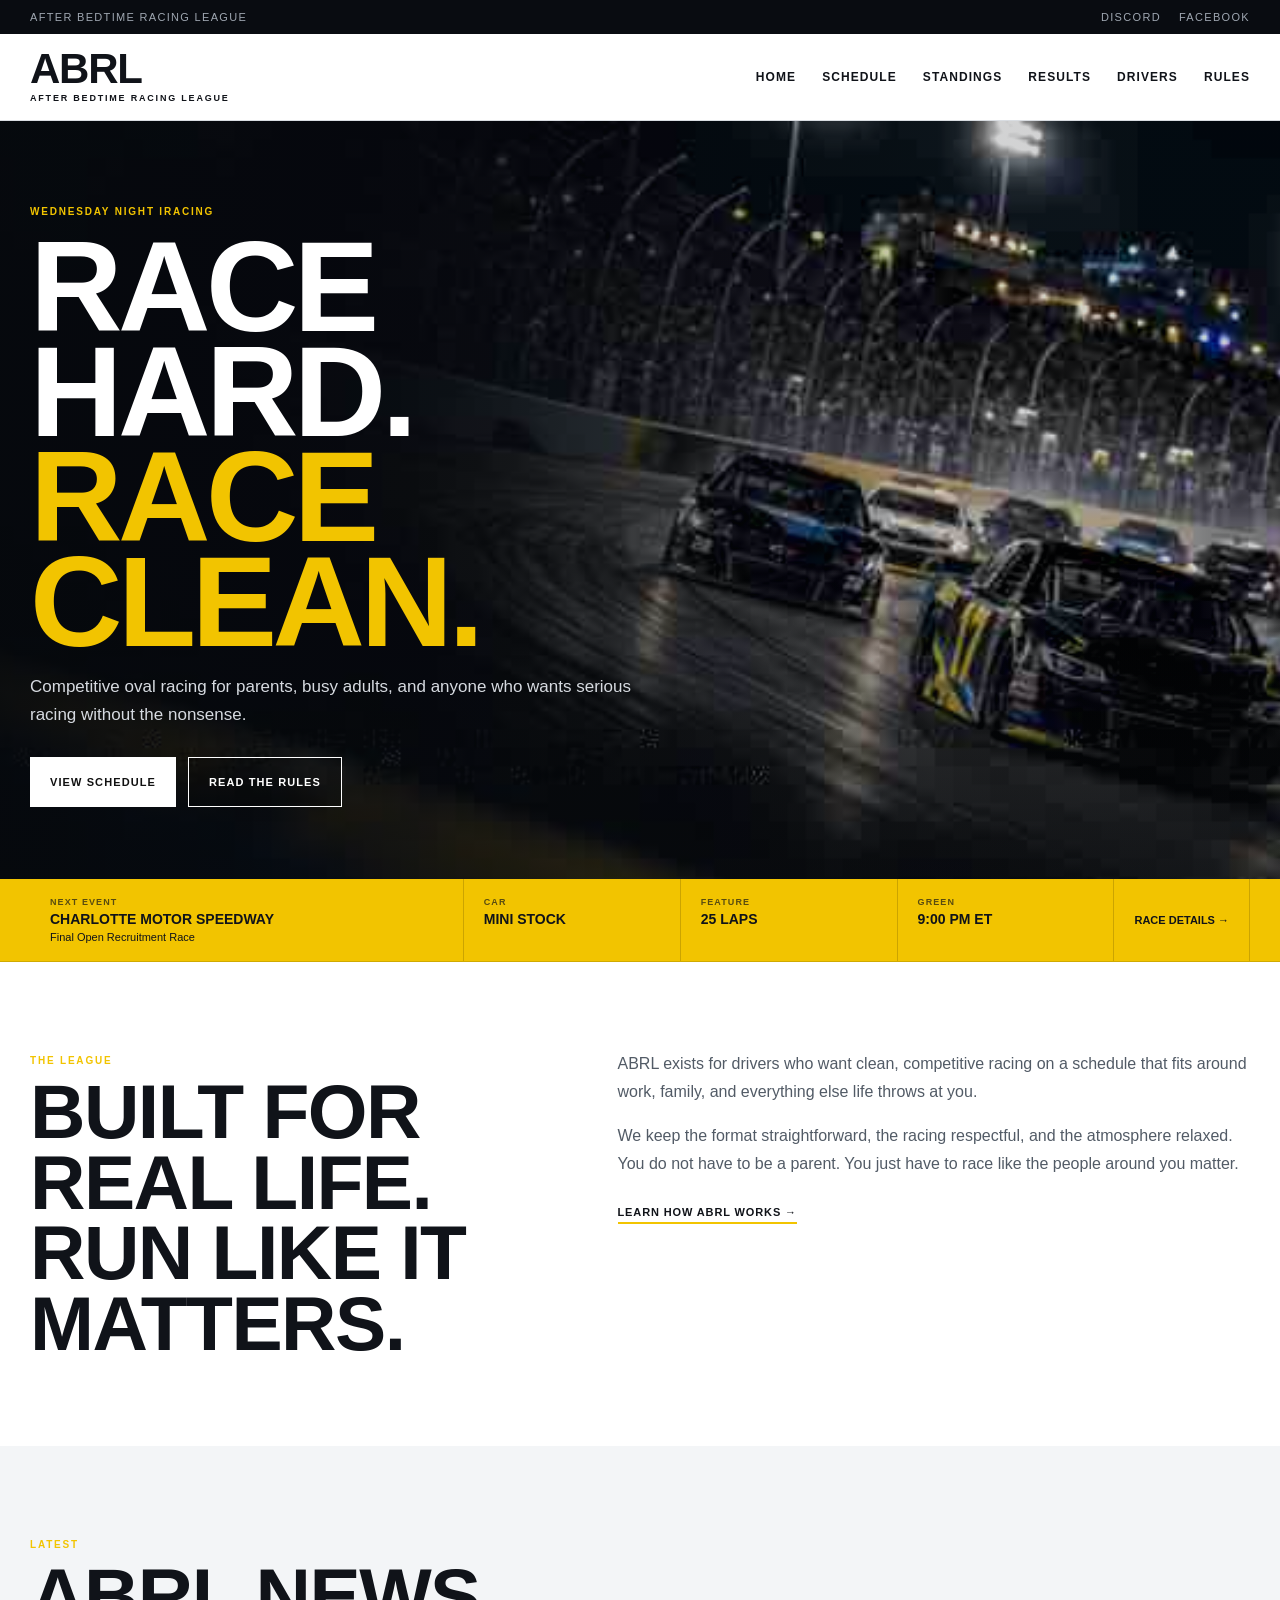
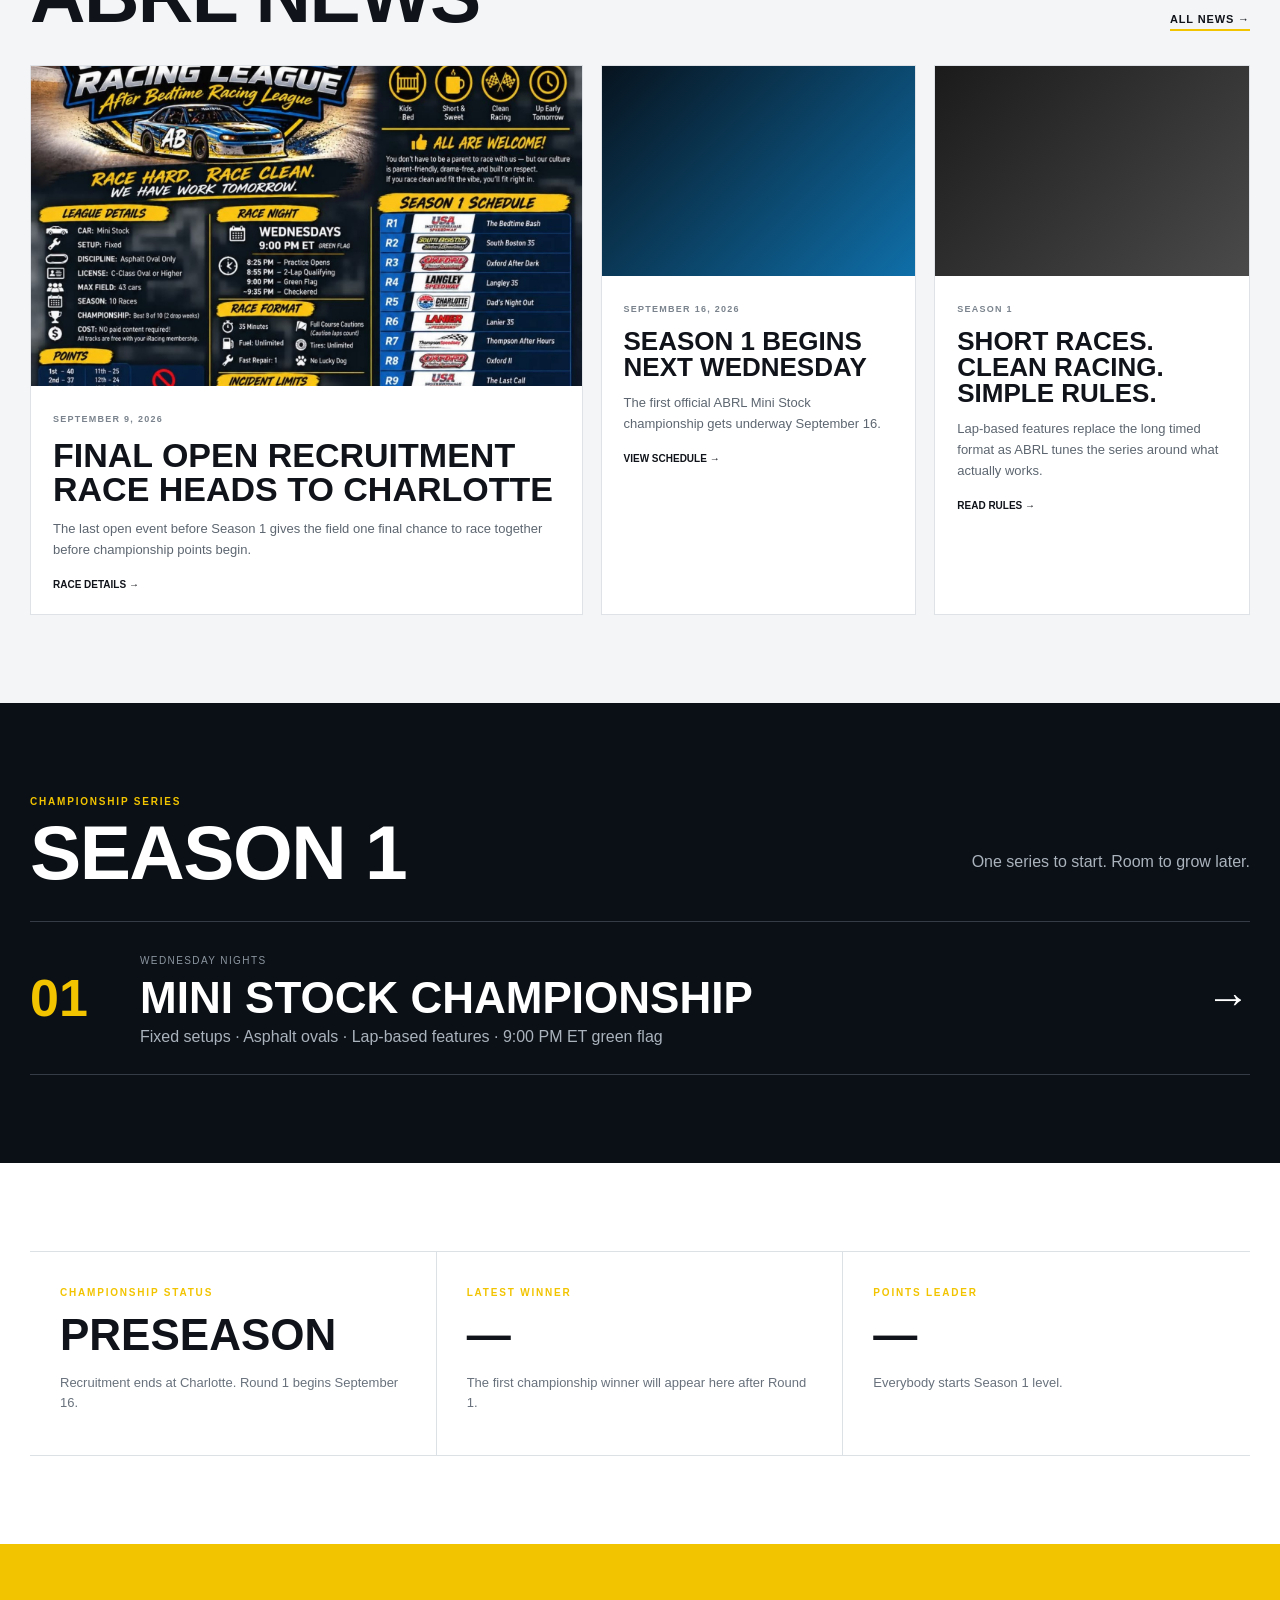
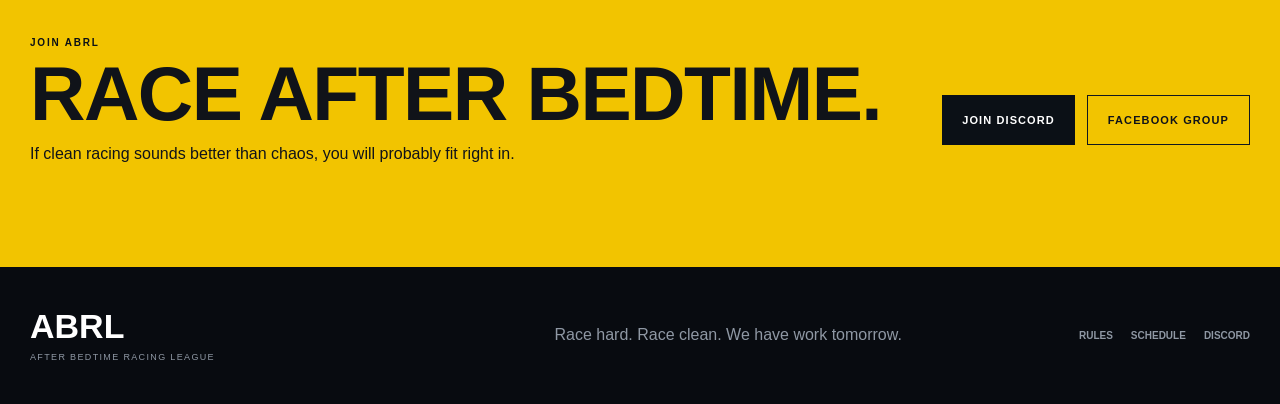
<file: index.html>
<!doctype html>
<html lang="en">
<head>
<meta charset="utf-8">
<meta name="viewport" content="width=device-width,initial-scale=1">
<meta name="theme-color" content="#0a0d12">
<title>ABRL — After Bedtime Racing League</title>
<link rel="stylesheet" href="css/racing.css">
</head>
<body>
<header class="site-header">
  <div class="topbar">
    <div class="shell topbar-inner">
      <span>AFTER BEDTIME RACING LEAGUE</span>
      <div class="top-links"><a href="https://discord.gg/8dRGDX4Tr" target="_blank">Discord</a><a href="https://www.facebook.com/groups/afterbedtimeracingleague" target="_blank">Facebook</a></div>
    </div>
  </div>
  <div class="nav-wrap">
    <div class="shell nav-inner">
      <a class="logo" href="index.html" aria-label="ABRL home"><b>ABRL</b><small>After Bedtime Racing League</small></a>
      <button class="menu-btn" aria-label="Open menu">Menu</button>
      <nav class="main-nav">
        <a href="index.html">Home</a>
        <a href="schedule.html">Schedule</a>
        <a href="standings.html">Standings</a>
        <a href="results.html">Results</a>
        <a href="drivers.html">Drivers</a>
        <a href="rules.html">Rules</a>
      </nav>
    </div>
  </div>
</header>

<main>
  <section class="hero">
    <div class="hero-image"></div>
    <div class="hero-overlay"></div>
    <div class="shell hero-content">
      <div class="hero-copy">
        <span class="eyebrow">Wednesday Night iRacing</span>
        <h1>Race hard.<br><em>Race clean.</em></h1>
        <p>Competitive oval racing for parents, busy adults, and anyone who wants serious racing without the nonsense.</p>
        <div class="hero-actions"><a class="btn light" href="schedule.html">View Schedule</a><a class="btn ghost" href="rules.html">Read the Rules</a></div>
      </div>
    </div>
  </section>

  <section class="race-strip">
    <div class="shell race-strip-grid">
      <div class="race-title"><span>Next Event</span><strong>Charlotte Motor Speedway</strong><small>Final Open Recruitment Race</small></div>
      <div class="race-stat"><span>Car</span><strong>Mini Stock</strong></div>
      <div class="race-stat"><span>Feature</span><strong>25 Laps</strong></div>
      <div class="race-stat"><span>Green</span><strong>9:00 PM ET</strong></div>
      <a class="race-link" href="schedule.html">Race Details →</a>
    </div>
  </section>

  <section class="intro section-pad">
    <div class="shell intro-grid">
      <div><span class="section-label">The League</span><h2>Built for real life.<br>Run like it matters.</h2></div>
      <div class="intro-copy"><p>ABRL exists for drivers who want clean, competitive racing on a schedule that fits around work, family, and everything else life throws at you.</p><p>We keep the format straightforward, the racing respectful, and the atmosphere relaxed. You do not have to be a parent. You just have to race like the people around you matter.</p><a class="text-link" href="rules.html">Learn how ABRL works →</a></div>
    </div>
  </section>

  <section class="news section-pad alt">
    <div class="shell">
      <div class="section-heading"><div><span class="section-label">Latest</span><h2>ABRL News</h2></div><a class="text-link" href="#">All News →</a></div>
      <div class="news-grid">
        <article class="news-card featured"><div class="news-image poster"></div><div class="news-body"><span class="date">September 9, 2026</span><h3>Final Open Recruitment Race heads to Charlotte</h3><p>The last open event before Season 1 gives the field one final chance to race together before championship points begin.</p><a href="schedule.html">Race details →</a></div></article>
        <article class="news-card"><div class="news-image season"></div><div class="news-body"><span class="date">September 16, 2026</span><h3>Season 1 begins next Wednesday</h3><p>The first official ABRL Mini Stock championship gets underway September 16.</p><a href="schedule.html">View schedule →</a></div></article>
        <article class="news-card"><div class="news-image rules"></div><div class="news-body"><span class="date">Season 1</span><h3>Short races. Clean racing. Simple rules.</h3><p>Lap-based features replace the long timed format as ABRL tunes the series around what actually works.</p><a href="rules.html">Read rules →</a></div></article>
      </div>
    </div>
  </section>

  <section class="championship section-pad">
    <div class="shell">
      <div class="section-heading inverse"><div><span class="section-label">Championship Series</span><h2>Season 1</h2></div><p>One series to start. Room to grow later.</p></div>
      <a class="series-card" href="schedule.html">
        <div class="series-number">01</div>
        <div class="series-main"><span>Wednesday Nights</span><h3>Mini Stock Championship</h3><p>Fixed setups · Asphalt ovals · Lap-based features · 9:00 PM ET green flag</p></div>
        <div class="series-arrow">→</div>
      </a>
    </div>
  </section>

  <section class="season-status section-pad">
    <div class="shell status-grid">
      <div class="status-block"><span class="section-label">Championship Status</span><strong>Preseason</strong><p>Recruitment ends at Charlotte. Round 1 begins September 16.</p></div>
      <div class="status-block"><span class="section-label">Latest Winner</span><strong>—</strong><p>The first championship winner will appear here after Round 1.</p></div>
      <div class="status-block"><span class="section-label">Points Leader</span><strong>—</strong><p>Everybody starts Season 1 level.</p></div>
    </div>
  </section>

  <section class="join section-pad">
    <div class="shell join-grid">
      <div><span class="section-label">Join ABRL</span><h2>Race after bedtime.</h2><p>If clean racing sounds better than chaos, you will probably fit right in.</p></div>
      <div class="join-actions"><a class="btn dark" href="https://discord.gg/8dRGDX4Tr" target="_blank">Join Discord</a><a class="btn outline-dark" href="https://www.facebook.com/groups/afterbedtimeracingleague" target="_blank">Facebook Group</a></div>
    </div>
  </section>
</main>

<footer>
  <div class="shell footer-grid"><div class="footer-logo"><b>ABRL</b><span>After Bedtime Racing League</span></div><div>Race hard. Race clean. We have work tomorrow.</div><div class="footer-links"><a href="rules.html">Rules</a><a href="schedule.html">Schedule</a><a href="https://discord.gg/8dRGDX4Tr" target="_blank">Discord</a></div></div>
</footer>

<script>
const btn=document.querySelector('.menu-btn');const nav=document.querySelector('.main-nav');btn?.addEventListener('click',()=>nav.classList.toggle('open'));
</script>
</body>
</html>
</file>
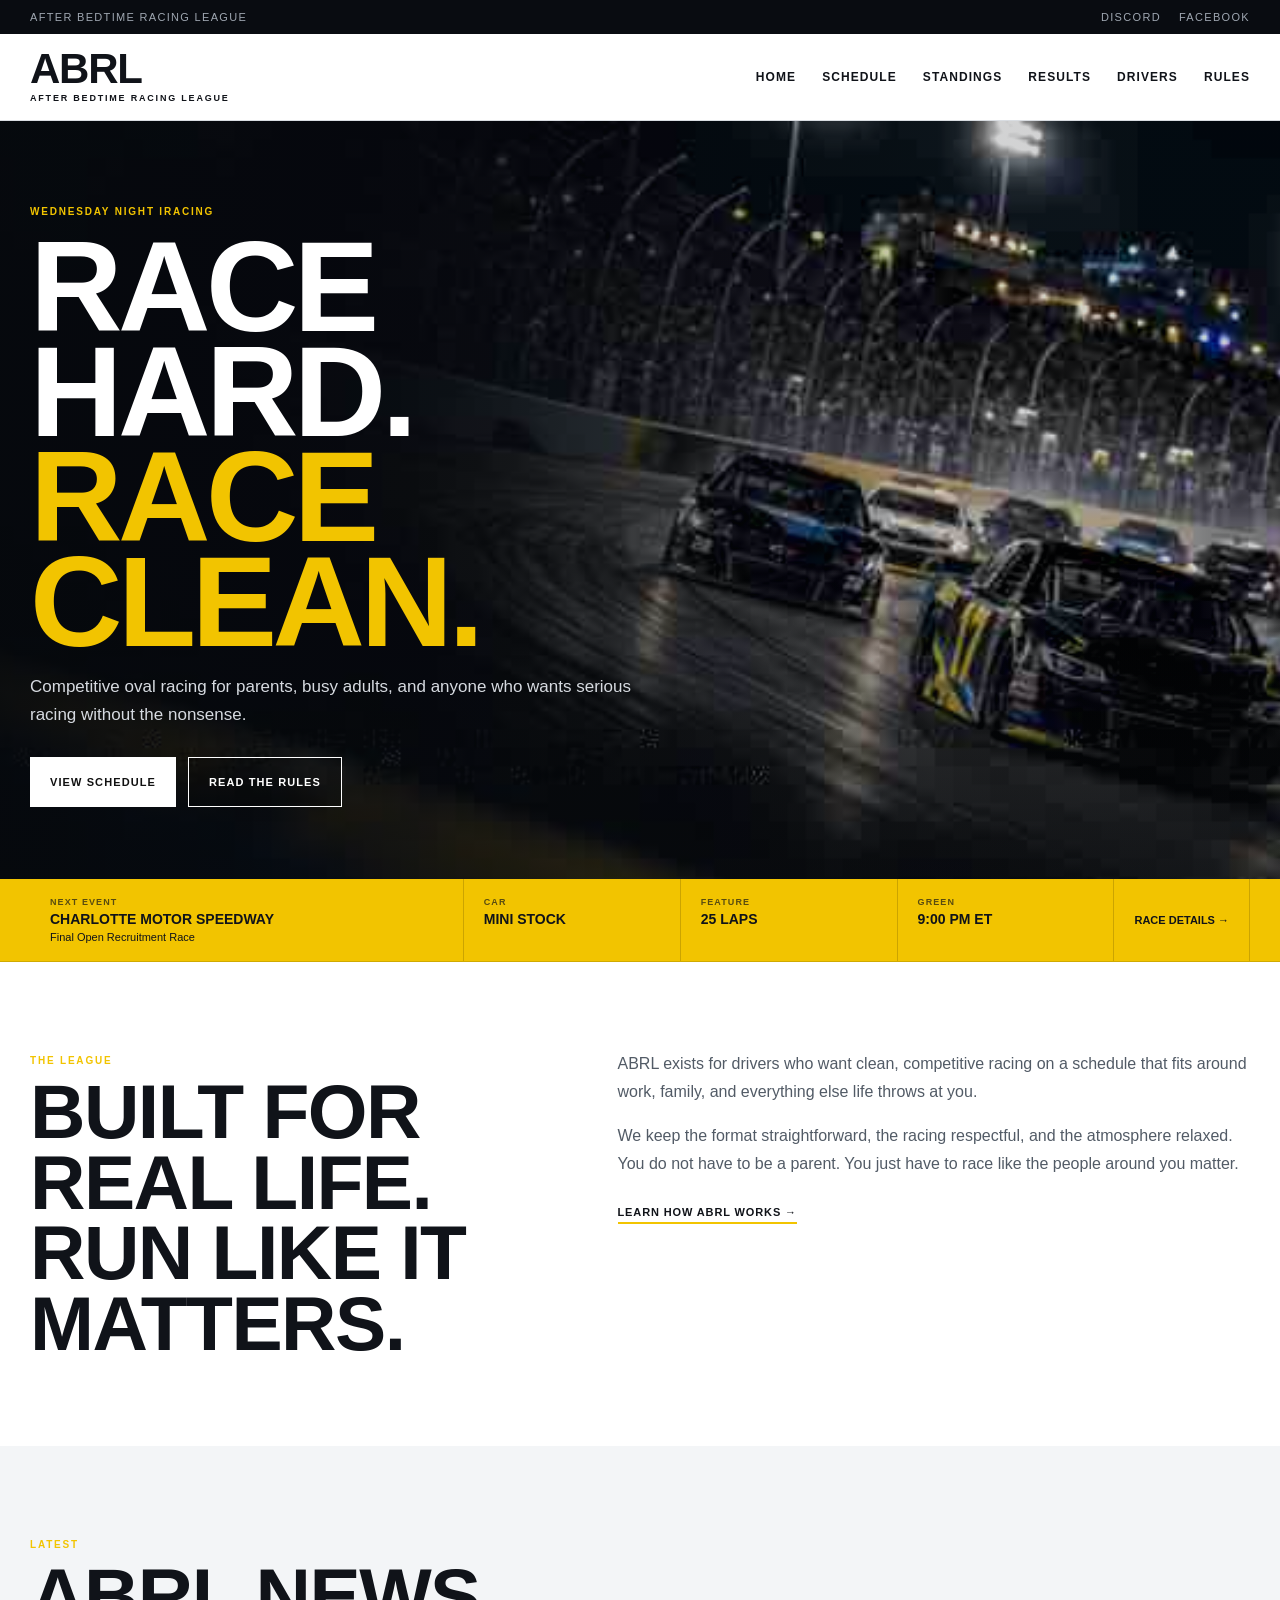
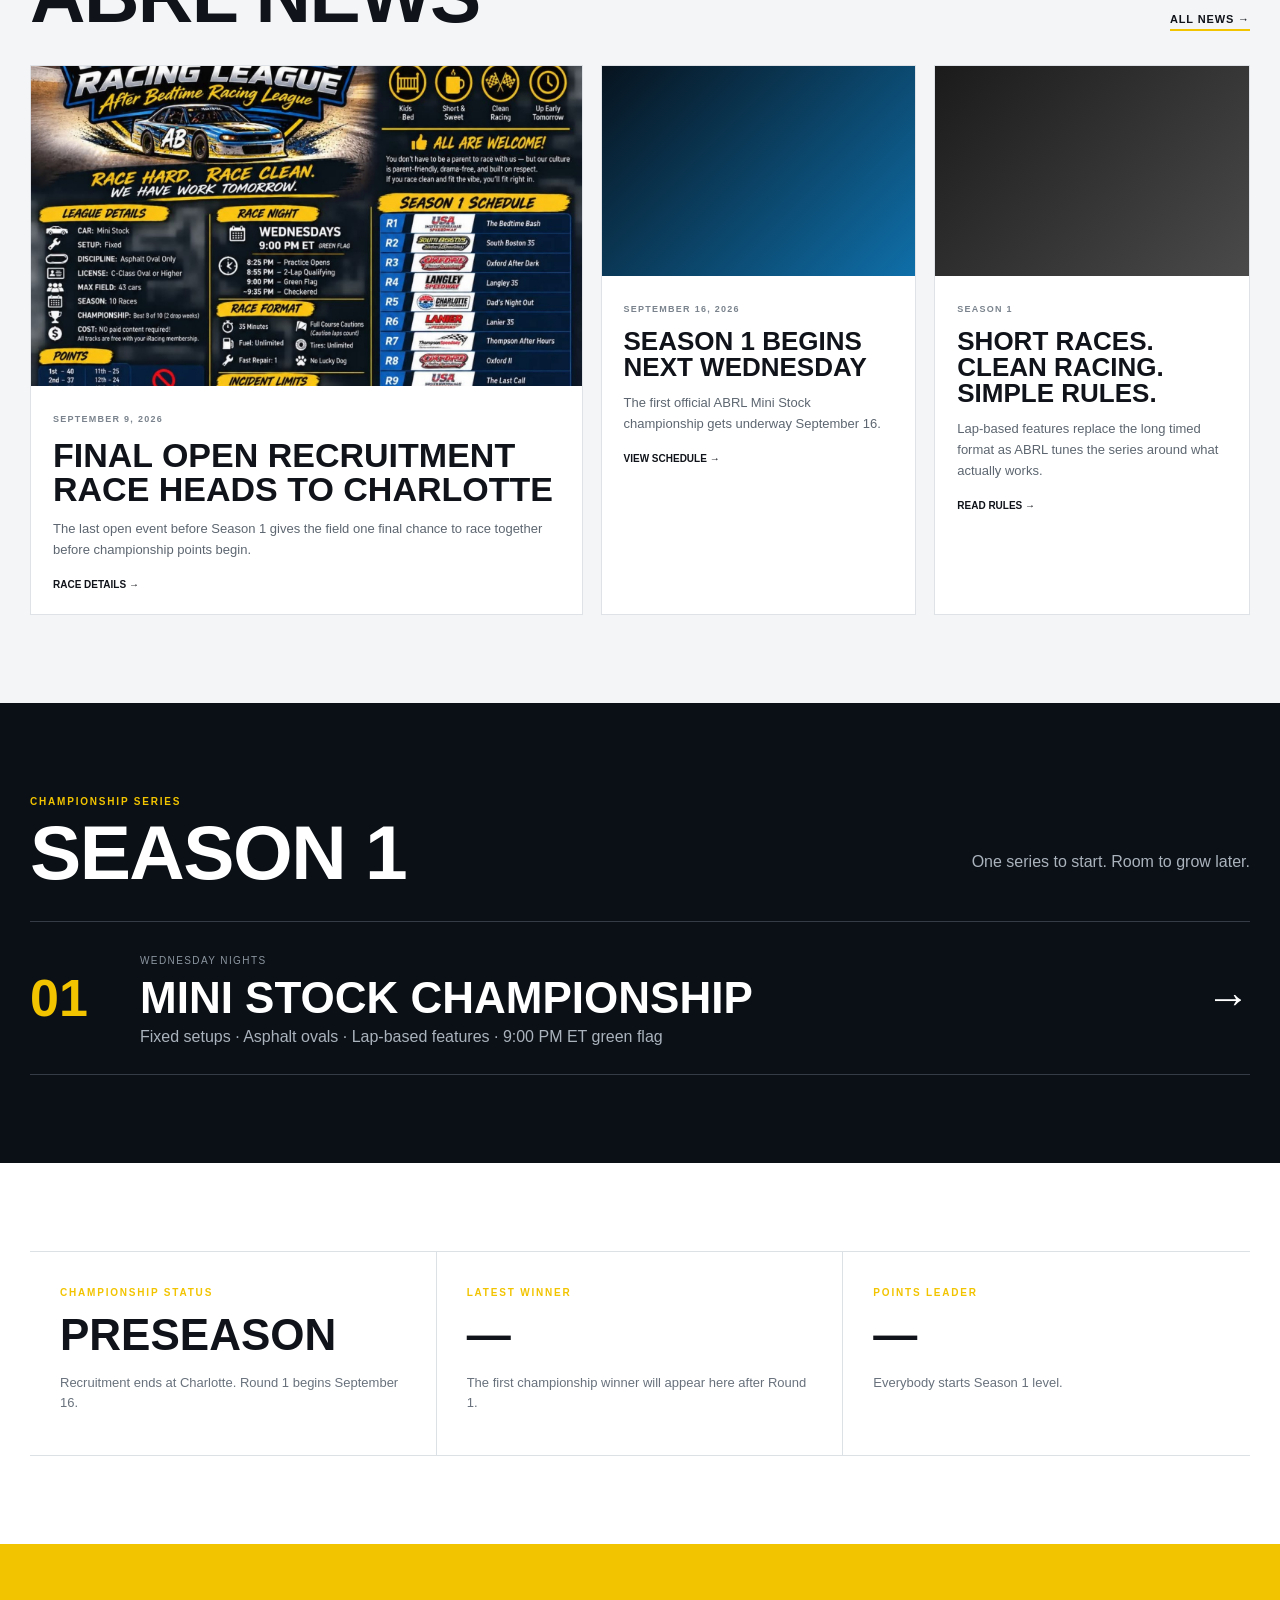
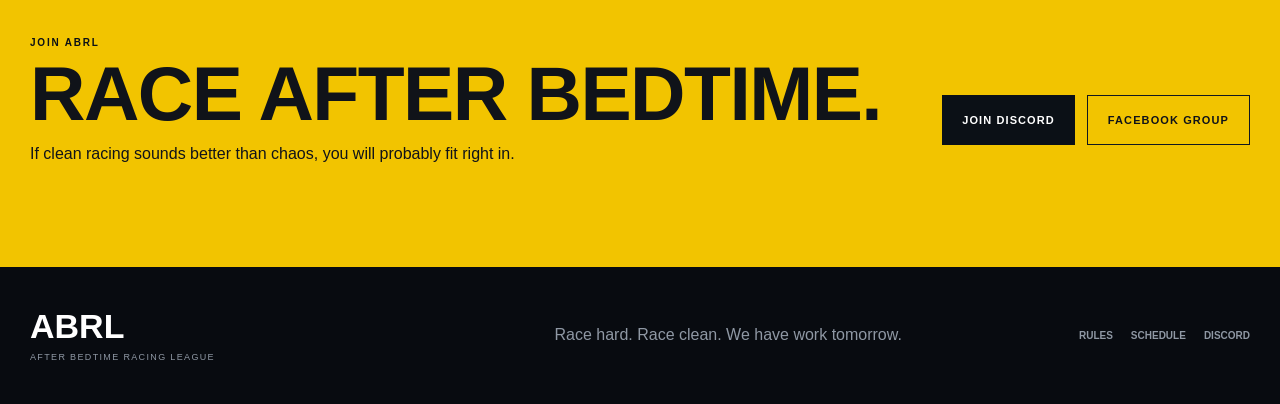
<file: phase1-preview/index.html>
<!doctype html>
<html lang="en">
<head>
<meta charset="utf-8">
<meta name="viewport" content="width=device-width,initial-scale=1">
<meta name="theme-color" content="#0a0d12">
<title>ABRL — After Bedtime Racing League</title>
<link rel="stylesheet" href="phase1.css">
</head>
<body>
<header class="site-header">
  <div class="topbar">
    <div class="shell topbar-inner">
      <span>AFTER BEDTIME RACING LEAGUE</span>
      <div class="top-links"><a href="https://discord.gg/8dRGDX4Tr" target="_blank">Discord</a><a href="https://www.facebook.com/groups/afterbedtimeracingleague" target="_blank">Facebook</a></div>
    </div>
  </div>
  <div class="nav-wrap">
    <div class="shell nav-inner">
      <a class="logo" href="../index.html" aria-label="ABRL home"><b>ABRL</b><small>After Bedtime Racing League</small></a>
      <button class="menu-btn" aria-label="Open menu">Menu</button>
      <nav class="main-nav">
        <a href="../index.html">Home</a>
        <a href="../schedule.html">Schedule</a>
        <a href="../standings.html">Standings</a>
        <a href="../results.html">Results</a>
        <a href="../drivers.html">Drivers</a>
        <a href="../rules.html">Rules</a>
      </nav>
    </div>
  </div>
</header>

<main>
  <section class="hero">
    <div class="hero-image"></div>
    <div class="hero-overlay"></div>
    <div class="shell hero-content">
      <div class="hero-copy">
        <span class="eyebrow">Wednesday Night iRacing</span>
        <h1>Race hard.<br><em>Race clean.</em></h1>
        <p>Competitive oval racing for parents, busy adults, and anyone who wants serious racing without the nonsense.</p>
        <div class="hero-actions"><a class="btn light" href="../schedule.html">View Schedule</a><a class="btn ghost" href="../rules.html">Read the Rules</a></div>
      </div>
    </div>
  </section>

  <section class="race-strip">
    <div class="shell race-strip-grid">
      <div class="race-title"><span>Next Event</span><strong>Charlotte Motor Speedway</strong><small>Final Open Recruitment Race</small></div>
      <div class="race-stat"><span>Car</span><strong>Mini Stock</strong></div>
      <div class="race-stat"><span>Feature</span><strong>25 Laps</strong></div>
      <div class="race-stat"><span>Green</span><strong>9:00 PM ET</strong></div>
      <a class="race-link" href="../schedule.html">Race Details →</a>
    </div>
  </section>

  <section class="intro section-pad">
    <div class="shell intro-grid">
      <div><span class="section-label">The League</span><h2>Built for real life.<br>Run like it matters.</h2></div>
      <div class="intro-copy"><p>ABRL exists for drivers who want clean, competitive racing on a schedule that fits around work, family, and everything else life throws at you.</p><p>We keep the format straightforward, the racing respectful, and the atmosphere relaxed. You do not have to be a parent. You just have to race like the people around you matter.</p><a class="text-link" href="../rules.html">Learn how ABRL works →</a></div>
    </div>
  </section>

  <section class="news section-pad alt">
    <div class="shell">
      <div class="section-heading"><div><span class="section-label">Latest</span><h2>ABRL News</h2></div><a class="text-link" href="#">All News →</a></div>
      <div class="news-grid">
        <article class="news-card featured"><div class="news-image poster"></div><div class="news-body"><span class="date">September 9, 2026</span><h3>Final Open Recruitment Race heads to Charlotte</h3><p>The last open event before Season 1 gives the field one final chance to race together before championship points begin.</p><a href="../schedule.html">Race details →</a></div></article>
        <article class="news-card"><div class="news-image season"></div><div class="news-body"><span class="date">September 16, 2026</span><h3>Season 1 begins next Wednesday</h3><p>The first official ABRL Mini Stock championship gets underway September 16.</p><a href="../schedule.html">View schedule →</a></div></article>
        <article class="news-card"><div class="news-image rules"></div><div class="news-body"><span class="date">Season 1</span><h3>Short races. Clean racing. Simple rules.</h3><p>Lap-based features replace the long timed format as ABRL tunes the series around what actually works.</p><a href="../rules.html">Read rules →</a></div></article>
      </div>
    </div>
  </section>

  <section class="championship section-pad">
    <div class="shell">
      <div class="section-heading inverse"><div><span class="section-label">Championship Series</span><h2>Season 1</h2></div><p>One series to start. Room to grow later.</p></div>
      <a class="series-card" href="../schedule.html">
        <div class="series-number">01</div>
        <div class="series-main"><span>Wednesday Nights</span><h3>Mini Stock Championship</h3><p>Fixed setups · Asphalt ovals · Lap-based features · 9:00 PM ET green flag</p></div>
        <div class="series-arrow">→</div>
      </a>
    </div>
  </section>

  <section class="season-status section-pad">
    <div class="shell status-grid">
      <div class="status-block"><span class="section-label">Championship Status</span><strong>Preseason</strong><p>Recruitment ends at Charlotte. Round 1 begins September 16.</p></div>
      <div class="status-block"><span class="section-label">Latest Winner</span><strong>—</strong><p>The first championship winner will appear here after Round 1.</p></div>
      <div class="status-block"><span class="section-label">Points Leader</span><strong>—</strong><p>Everybody starts Season 1 level.</p></div>
    </div>
  </section>

  <section class="join section-pad">
    <div class="shell join-grid">
      <div><span class="section-label">Join ABRL</span><h2>Race after bedtime.</h2><p>If clean racing sounds better than chaos, you will probably fit right in.</p></div>
      <div class="join-actions"><a class="btn dark" href="https://discord.gg/8dRGDX4Tr" target="_blank">Join Discord</a><a class="btn outline-dark" href="https://www.facebook.com/groups/afterbedtimeracingleague" target="_blank">Facebook Group</a></div>
    </div>
  </section>
</main>

<footer>
  <div class="shell footer-grid"><div class="footer-logo"><b>ABRL</b><span>After Bedtime Racing League</span></div><div>Race hard. Race clean. We have work tomorrow.</div><div class="footer-links"><a href="../rules.html">Rules</a><a href="../schedule.html">Schedule</a><a href="https://discord.gg/8dRGDX4Tr" target="_blank">Discord</a></div></div>
</footer>

<script>
const btn=document.querySelector('.menu-btn');const nav=document.querySelector('.main-nav');btn?.addEventListener('click',()=>nav.classList.toggle('open'));
</script>
</body>
</html>
</file>
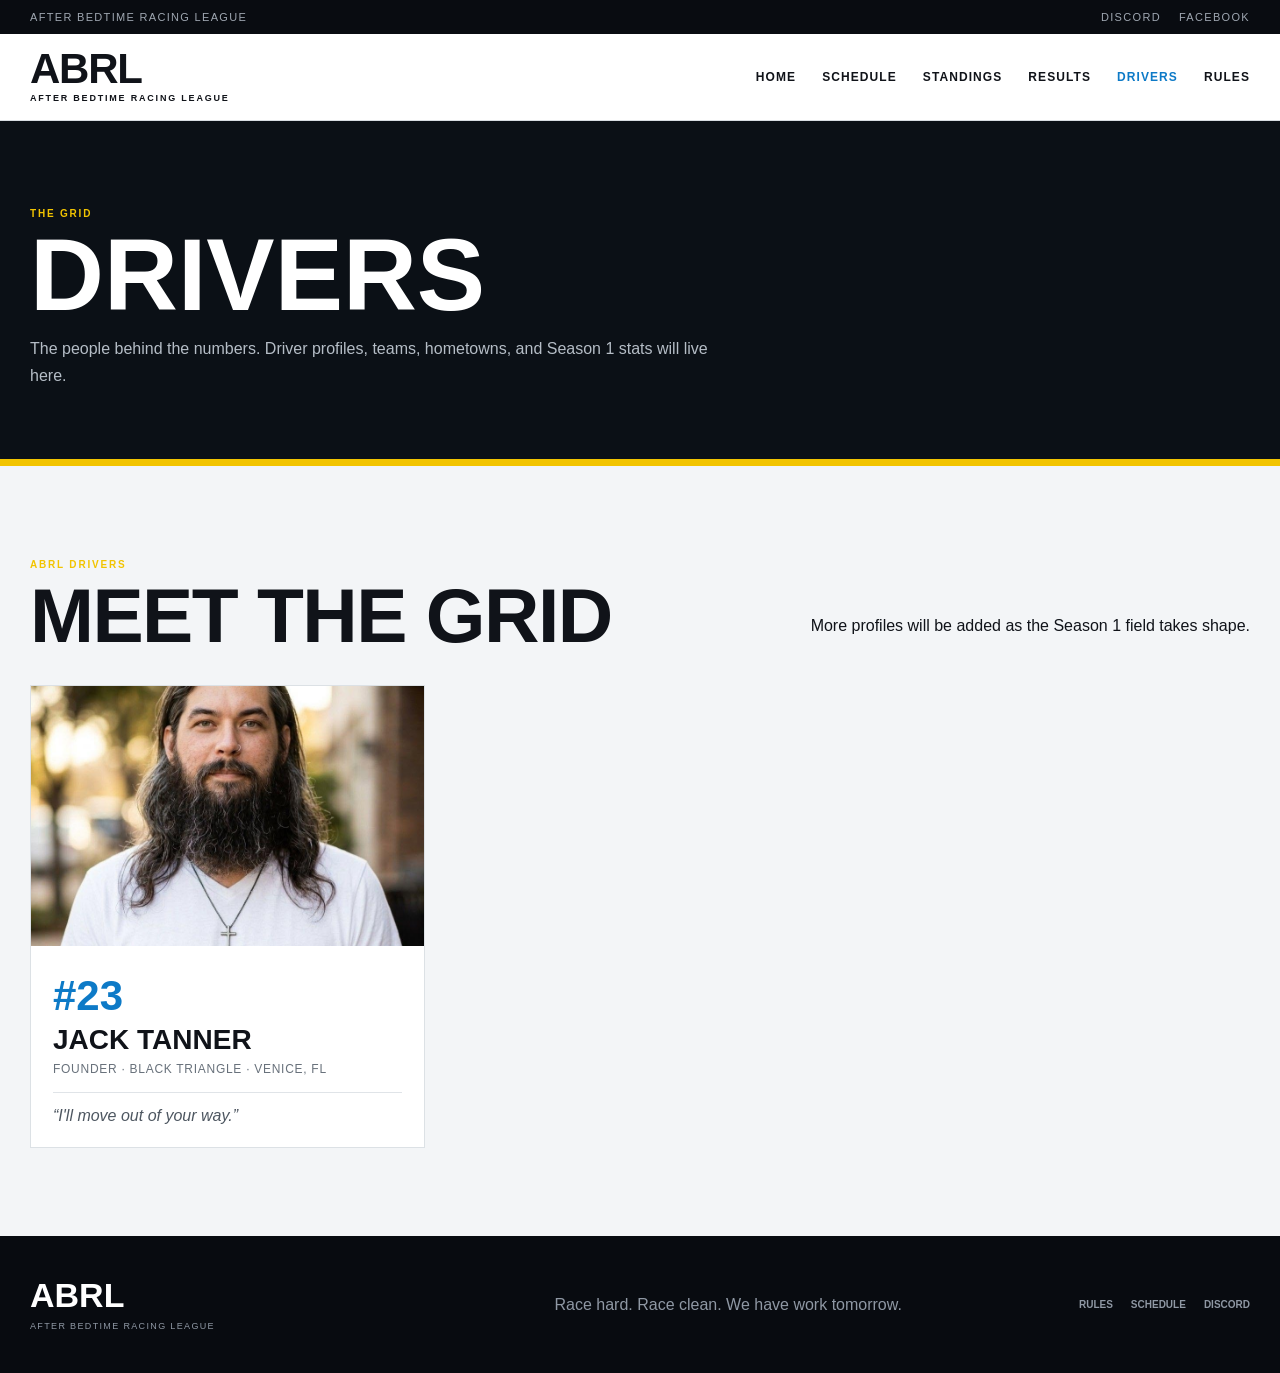
<file: drivers.html>
<!doctype html><html lang="en"><head><meta charset="utf-8"><meta name="viewport" content="width=device-width,initial-scale=1"><meta name="theme-color" content="#0a0d12"><title>Drivers | ABRL</title><link rel="stylesheet" href="css/racing.css"></head><body><header class="site-header"><div class="topbar"><div class="shell topbar-inner"><span>AFTER BEDTIME RACING LEAGUE</span><div class="top-links"><a href="https://discord.gg/8dRGDX4Tr" target="_blank">Discord</a><a href="https://www.facebook.com/groups/afterbedtimeracingleague" target="_blank">Facebook</a></div></div></div><div class="nav-wrap"><div class="shell nav-inner"><a class="logo" href="index.html"><b>ABRL</b><small>After Bedtime Racing League</small></a><button class="menu-btn">Menu</button><nav class="main-nav"><a href="index.html">Home</a><a href="schedule.html">Schedule</a><a href="standings.html">Standings</a><a href="results.html">Results</a><a class="active" href="drivers.html">Drivers</a><a href="rules.html">Rules</a></nav></div></div></header><main><section class="page-banner"><div class="shell"><span class="section-label">The Grid</span><h1>Drivers</h1><p>The people behind the numbers. Driver profiles, teams, hometowns, and Season 1 stats will live here.</p></div></section><section class="section-pad alt"><div class="shell"><div class="section-heading"><div><span class="section-label">ABRL Drivers</span><h2>Meet the Grid</h2></div><p>More profiles will be added as the Season 1 field takes shape.</p></div><div class="drivers-grid"><article class="driver-card-new"><img src="assets/jack-tanner.jpg" alt="Jack Tanner"><div class="driver-card-body"><div class="driver-number">#23</div><h3>Jack Tanner</h3><div class="driver-meta">Founder · Black Triangle · Venice, FL</div><div class="driver-quote">“I'll move out of your way.”</div></div></article></div></div></section></main><footer><div class="shell footer-grid"><div class="footer-logo"><b>ABRL</b><span>After Bedtime Racing League</span></div><div>Race hard. Race clean. We have work tomorrow.</div><div class="footer-links"><a href="rules.html">Rules</a><a href="schedule.html">Schedule</a><a href="https://discord.gg/8dRGDX4Tr" target="_blank">Discord</a></div></div></footer><script>const btn=document.querySelector('.menu-btn');const nav=document.querySelector('.main-nav');btn?.addEventListener('click',()=>nav.classList.toggle('open'));</script></body></html>
</file>
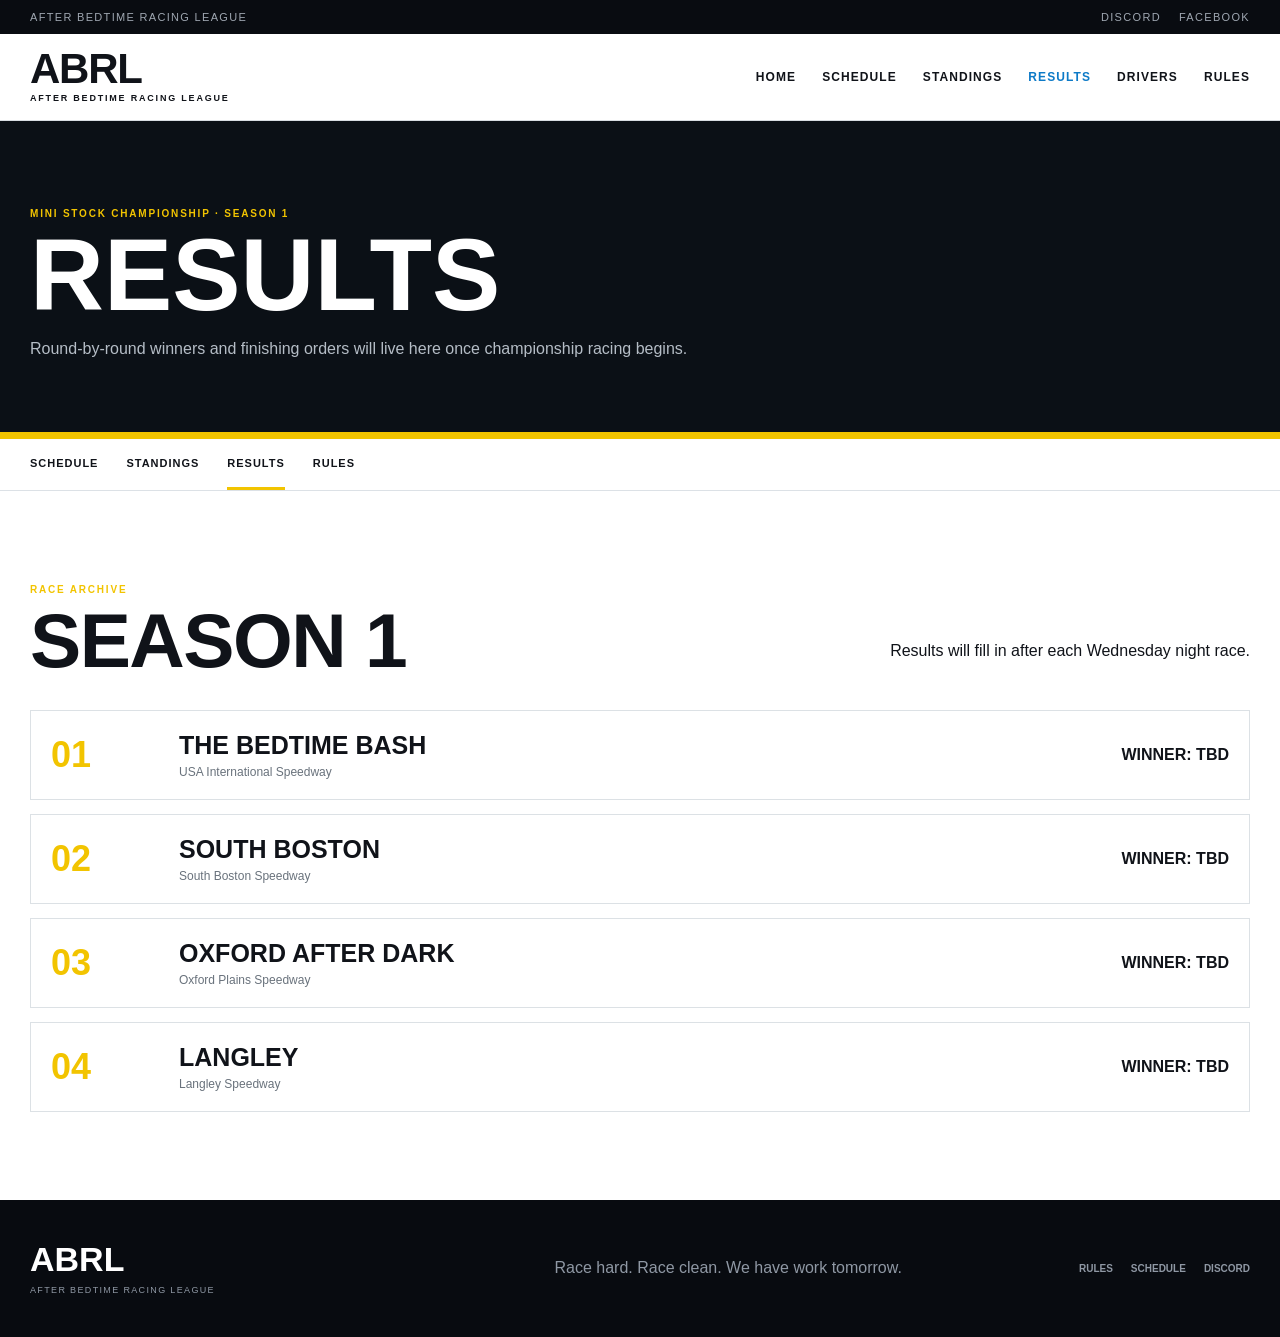
<file: results.html>
<!doctype html><html lang="en"><head><meta charset="utf-8"><meta name="viewport" content="width=device-width,initial-scale=1"><meta name="theme-color" content="#0a0d12"><title>Results | ABRL</title><link rel="stylesheet" href="css/racing.css"></head><body><header class="site-header"><div class="topbar"><div class="shell topbar-inner"><span>AFTER BEDTIME RACING LEAGUE</span><div class="top-links"><a href="https://discord.gg/8dRGDX4Tr" target="_blank">Discord</a><a href="https://www.facebook.com/groups/afterbedtimeracingleague" target="_blank">Facebook</a></div></div></div><div class="nav-wrap"><div class="shell nav-inner"><a class="logo" href="index.html"><b>ABRL</b><small>After Bedtime Racing League</small></a><button class="menu-btn">Menu</button><nav class="main-nav"><a href="index.html">Home</a><a href="schedule.html">Schedule</a><a href="standings.html">Standings</a><a class="active" href="results.html">Results</a><a href="drivers.html">Drivers</a><a href="rules.html">Rules</a></nav></div></div></header><main><section class="page-banner"><div class="shell"><span class="section-label">Mini Stock Championship · Season 1</span><h1>Results</h1><p>Round-by-round winners and finishing orders will live here once championship racing begins.</p></div></section><div class="page-tabs"><div class="shell"><a href="schedule.html">Schedule</a><a href="standings.html">Standings</a><a class="active" href="results.html">Results</a><a href="rules.html">Rules</a></div></div><section class="section-pad"><div class="shell"><div class="section-heading"><div><span class="section-label">Race Archive</span><h2>Season 1</h2></div><p>Results will fill in after each Wednesday night race.</p></div><div class="results-list"><div class="result-row"><div class="round-no">01</div><div><h3>The Bedtime Bash</h3><p>USA International Speedway</p></div><div class="winner">Winner: TBD</div></div><div class="result-row"><div class="round-no">02</div><div><h3>South Boston</h3><p>South Boston Speedway</p></div><div class="winner">Winner: TBD</div></div><div class="result-row"><div class="round-no">03</div><div><h3>Oxford After Dark</h3><p>Oxford Plains Speedway</p></div><div class="winner">Winner: TBD</div></div><div class="result-row"><div class="round-no">04</div><div><h3>Langley</h3><p>Langley Speedway</p></div><div class="winner">Winner: TBD</div></div></div></div></section></main><footer><div class="shell footer-grid"><div class="footer-logo"><b>ABRL</b><span>After Bedtime Racing League</span></div><div>Race hard. Race clean. We have work tomorrow.</div><div class="footer-links"><a href="rules.html">Rules</a><a href="schedule.html">Schedule</a><a href="https://discord.gg/8dRGDX4Tr" target="_blank">Discord</a></div></div></footer><script>const btn=document.querySelector('.menu-btn');const nav=document.querySelector('.main-nav');btn?.addEventListener('click',()=>nav.classList.toggle('open'));</script></body></html>
</file>
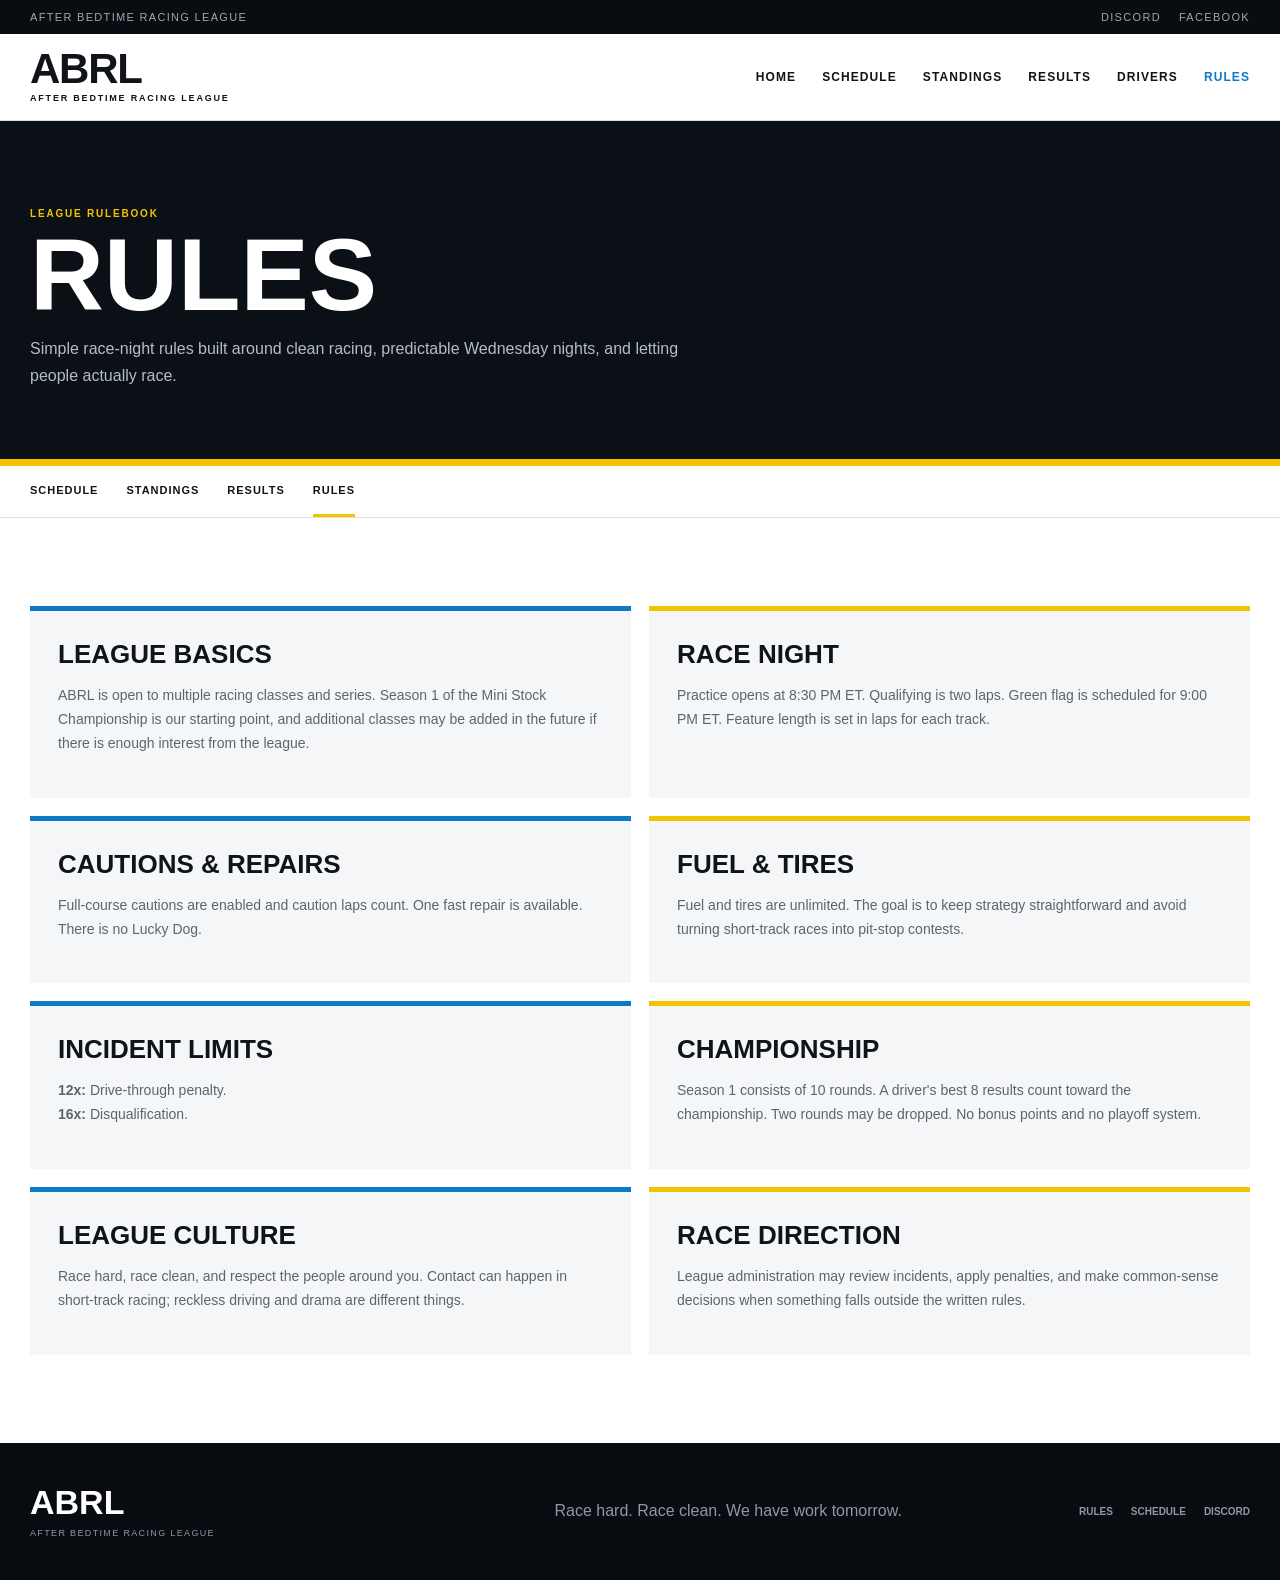
<file: rules.html>
<!doctype html><html lang="en"><head><meta charset="utf-8"><meta name="viewport" content="width=device-width,initial-scale=1"><meta name="theme-color" content="#0a0d12"><title>Rules | ABRL</title><link rel="stylesheet" href="css/racing.css"></head><body><header class="site-header"><div class="topbar"><div class="shell topbar-inner"><span>AFTER BEDTIME RACING LEAGUE</span><div class="top-links"><a href="https://discord.gg/8dRGDX4Tr" target="_blank">Discord</a><a href="https://www.facebook.com/groups/afterbedtimeracingleague" target="_blank">Facebook</a></div></div></div><div class="nav-wrap"><div class="shell nav-inner"><a class="logo" href="index.html"><b>ABRL</b><small>After Bedtime Racing League</small></a><button class="menu-btn">Menu</button><nav class="main-nav"><a href="index.html">Home</a><a href="schedule.html">Schedule</a><a href="standings.html">Standings</a><a href="results.html">Results</a><a href="drivers.html">Drivers</a><a class="active" href="rules.html">Rules</a></nav></div></div></header><main><section class="page-banner"><div class="shell"><span class="section-label">League Rulebook</span><h1>Rules</h1><p>Simple race-night rules built around clean racing, predictable Wednesday nights, and letting people actually race.</p></div></section><div class="page-tabs"><div class="shell"><a href="schedule.html">Schedule</a><a href="standings.html">Standings</a><a href="results.html">Results</a><a class="active" href="rules.html">Rules</a></div></div><section class="section-pad"><div class="shell"><div class="rule-grid"><article class="rule-card"><h3>League Basics</h3><p>ABRL is open to multiple racing classes and series. Season 1 of the Mini Stock Championship is our starting point, and additional classes may be added in the future if there is enough interest from the league.</p></article><article class="rule-card"><h3>Race Night</h3><p>Practice opens at 8:30 PM ET. Qualifying is two laps. Green flag is scheduled for 9:00 PM ET. Feature length is set in laps for each track.</p></article><article class="rule-card"><h3>Cautions & Repairs</h3><p>Full-course cautions are enabled and caution laps count. One fast repair is available. There is no Lucky Dog.</p></article><article class="rule-card"><h3>Fuel & Tires</h3><p>Fuel and tires are unlimited. The goal is to keep strategy straightforward and avoid turning short-track races into pit-stop contests.</p></article><article class="rule-card"><h3>Incident Limits</h3><p><strong>12x:</strong> Drive-through penalty.<br><strong>16x:</strong> Disqualification.</p></article><article class="rule-card"><h3>Championship</h3><p>Season 1 consists of 10 rounds. A driver's best 8 results count toward the championship. Two rounds may be dropped. No bonus points and no playoff system.</p></article><article class="rule-card"><h3>League Culture</h3><p>Race hard, race clean, and respect the people around you. Contact can happen in short-track racing; reckless driving and drama are different things.</p></article><article class="rule-card"><h3>Race Direction</h3><p>League administration may review incidents, apply penalties, and make common-sense decisions when something falls outside the written rules.</p></article></div></div></section></main><footer><div class="shell footer-grid"><div class="footer-logo"><b>ABRL</b><span>After Bedtime Racing League</span></div><div>Race hard. Race clean. We have work tomorrow.</div><div class="footer-links"><a href="rules.html">Rules</a><a href="schedule.html">Schedule</a><a href="https://discord.gg/8dRGDX4Tr" target="_blank">Discord</a></div></div></footer><script>const btn=document.querySelector('.menu-btn');const nav=document.querySelector('.main-nav');btn?.addEventListener('click',()=>nav.classList.toggle('open'));</script></body></html>
</file>
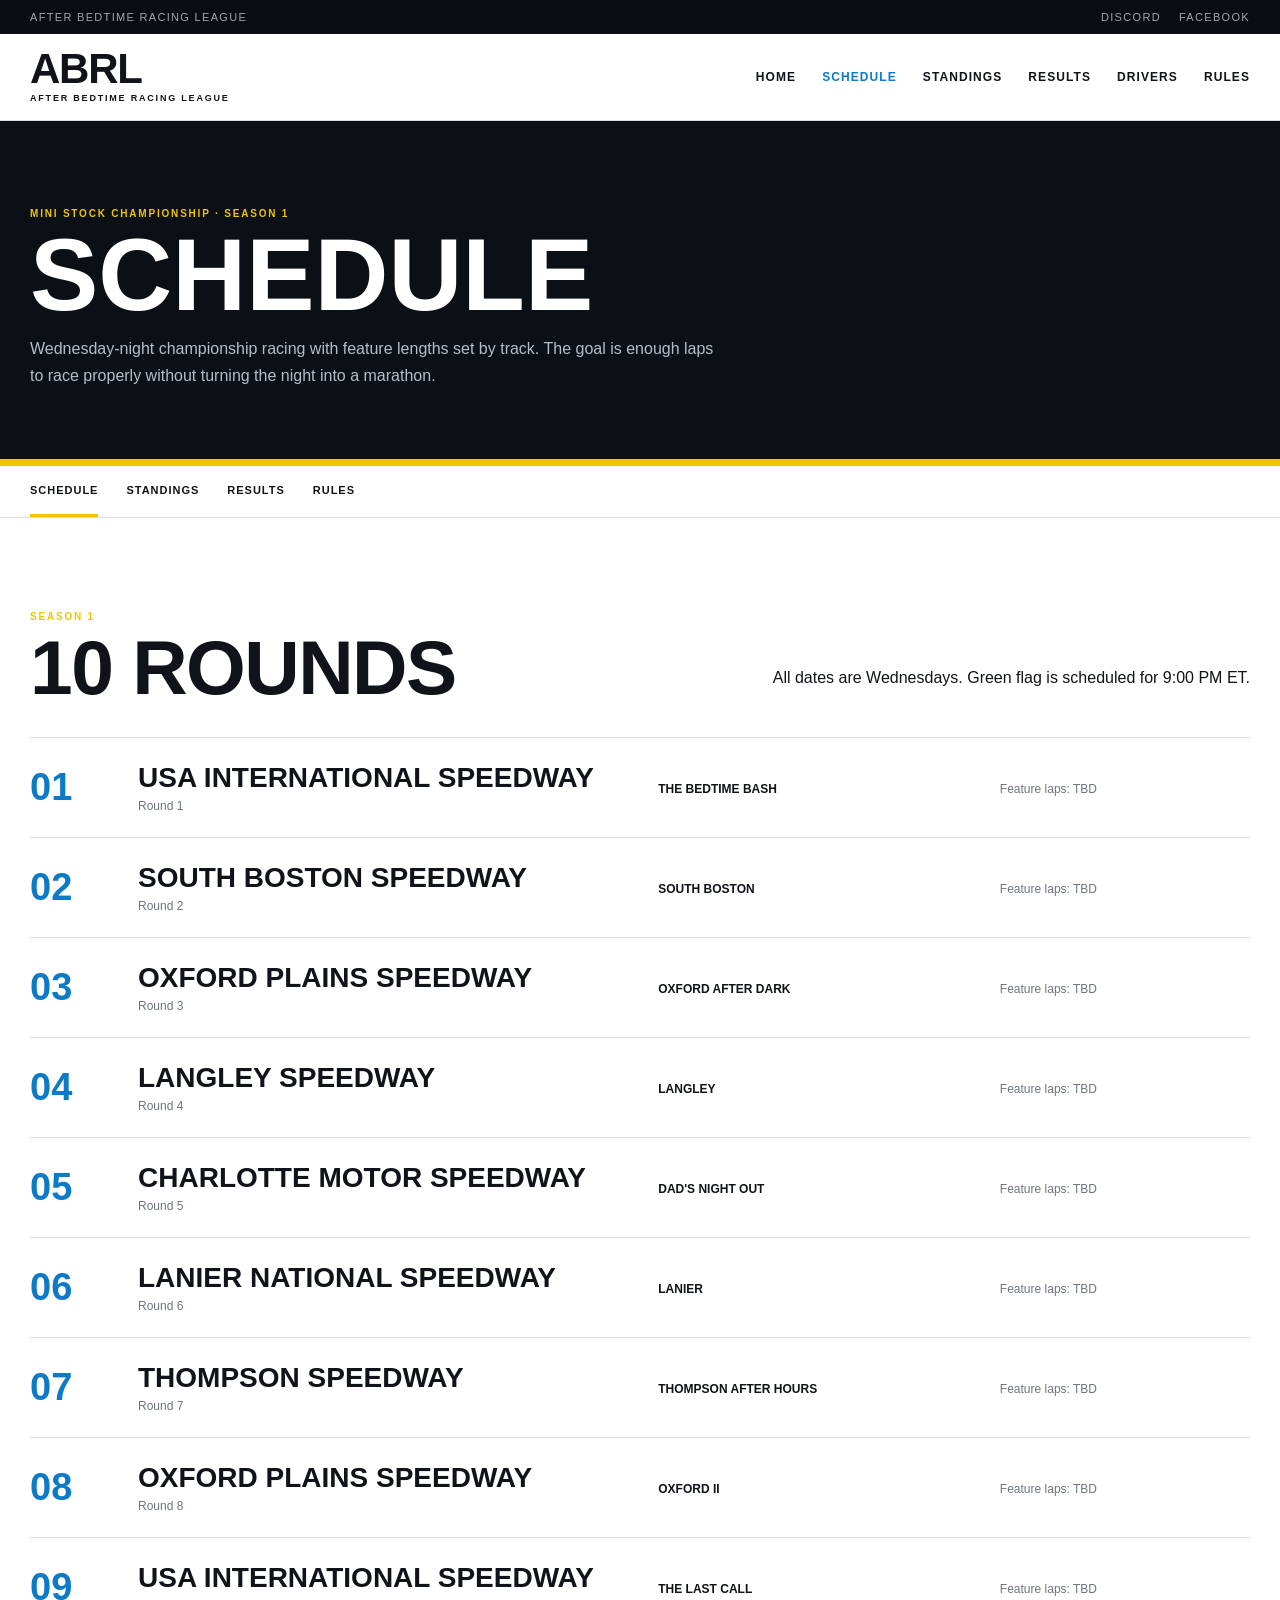
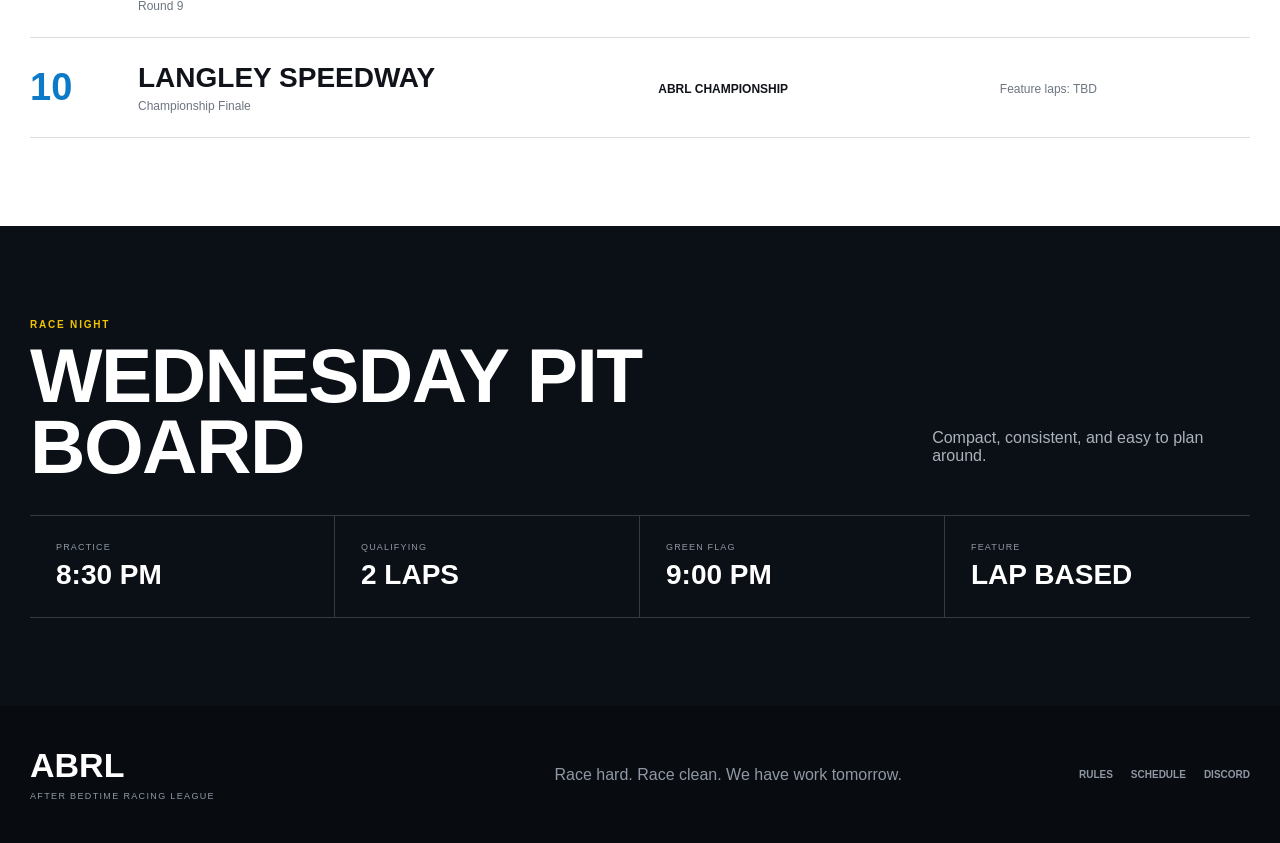
<file: schedule.html>
<!doctype html><html lang="en"><head><meta charset="utf-8"><meta name="viewport" content="width=device-width,initial-scale=1"><meta name="theme-color" content="#0a0d12"><title>Schedule | ABRL</title><link rel="stylesheet" href="css/racing.css"></head><body><header class="site-header"><div class="topbar"><div class="shell topbar-inner"><span>AFTER BEDTIME RACING LEAGUE</span><div class="top-links"><a href="https://discord.gg/8dRGDX4Tr" target="_blank">Discord</a><a href="https://www.facebook.com/groups/afterbedtimeracingleague" target="_blank">Facebook</a></div></div></div><div class="nav-wrap"><div class="shell nav-inner"><a class="logo" href="index.html"><b>ABRL</b><small>After Bedtime Racing League</small></a><button class="menu-btn">Menu</button><nav class="main-nav"><a href="index.html">Home</a><a class="active" href="schedule.html">Schedule</a><a href="standings.html">Standings</a><a href="results.html">Results</a><a href="drivers.html">Drivers</a><a href="rules.html">Rules</a></nav></div></div></header><main><section class="page-banner"><div class="shell"><span class="section-label">Mini Stock Championship · Season 1</span><h1>Schedule</h1><p>Wednesday-night championship racing with feature lengths set by track. The goal is enough laps to race properly without turning the night into a marathon.</p></div></section><div class="page-tabs"><div class="shell"><a class="active" href="schedule.html">Schedule</a><a href="standings.html">Standings</a><a href="results.html">Results</a><a href="rules.html">Rules</a></div></div><section class="section-pad"><div class="shell"><div class="section-heading"><div><span class="section-label">Season 1</span><h2>10 Rounds</h2></div><p>All dates are Wednesdays. Green flag is scheduled for 9:00 PM ET.</p></div><div class="schedule-list"><div class="schedule-row"><div class="round-no">01</div><div><h3>USA International Speedway</h3><p>Round 1</p></div><div><span class="race-name">The Bedtime Bash</span></div><div><span>Feature laps: TBD</span></div></div><div class="schedule-row"><div class="round-no">02</div><div><h3>South Boston Speedway</h3><p>Round 2</p></div><div><span class="race-name">South Boston</span></div><div><span>Feature laps: TBD</span></div></div><div class="schedule-row"><div class="round-no">03</div><div><h3>Oxford Plains Speedway</h3><p>Round 3</p></div><div><span class="race-name">Oxford After Dark</span></div><div><span>Feature laps: TBD</span></div></div><div class="schedule-row"><div class="round-no">04</div><div><h3>Langley Speedway</h3><p>Round 4</p></div><div><span class="race-name">Langley</span></div><div><span>Feature laps: TBD</span></div></div><div class="schedule-row"><div class="round-no">05</div><div><h3>Charlotte Motor Speedway</h3><p>Round 5</p></div><div><span class="race-name">Dad's Night Out</span></div><div><span>Feature laps: TBD</span></div></div><div class="schedule-row"><div class="round-no">06</div><div><h3>Lanier National Speedway</h3><p>Round 6</p></div><div><span class="race-name">Lanier</span></div><div><span>Feature laps: TBD</span></div></div><div class="schedule-row"><div class="round-no">07</div><div><h3>Thompson Speedway</h3><p>Round 7</p></div><div><span class="race-name">Thompson After Hours</span></div><div><span>Feature laps: TBD</span></div></div><div class="schedule-row"><div class="round-no">08</div><div><h3>Oxford Plains Speedway</h3><p>Round 8</p></div><div><span class="race-name">Oxford II</span></div><div><span>Feature laps: TBD</span></div></div><div class="schedule-row"><div class="round-no">09</div><div><h3>USA International Speedway</h3><p>Round 9</p></div><div><span class="race-name">The Last Call</span></div><div><span>Feature laps: TBD</span></div></div><div class="schedule-row"><div class="round-no">10</div><div><h3>Langley Speedway</h3><p>Championship Finale</p></div><div><span class="race-name">ABRL Championship</span></div><div><span>Feature laps: TBD</span></div></div></div></div></section><section class="pitboard section-pad"><div class="shell"><div class="section-heading inverse"><div><span class="section-label">Race Night</span><h2>Wednesday Pit Board</h2></div><p>Compact, consistent, and easy to plan around.</p></div><div class="pit-grid"><div class="pit-item"><small>Practice</small><strong>8:30 PM</strong></div><div class="pit-item"><small>Qualifying</small><strong>2 Laps</strong></div><div class="pit-item"><small>Green Flag</small><strong>9:00 PM</strong></div><div class="pit-item"><small>Feature</small><strong>Lap Based</strong></div></div></div></section></main><footer><div class="shell footer-grid"><div class="footer-logo"><b>ABRL</b><span>After Bedtime Racing League</span></div><div>Race hard. Race clean. We have work tomorrow.</div><div class="footer-links"><a href="rules.html">Rules</a><a href="schedule.html">Schedule</a><a href="https://discord.gg/8dRGDX4Tr" target="_blank">Discord</a></div></div></footer><script>const btn=document.querySelector('.menu-btn');const nav=document.querySelector('.main-nav');btn?.addEventListener('click',()=>nav.classList.toggle('open'));</script></body></html>
</file>
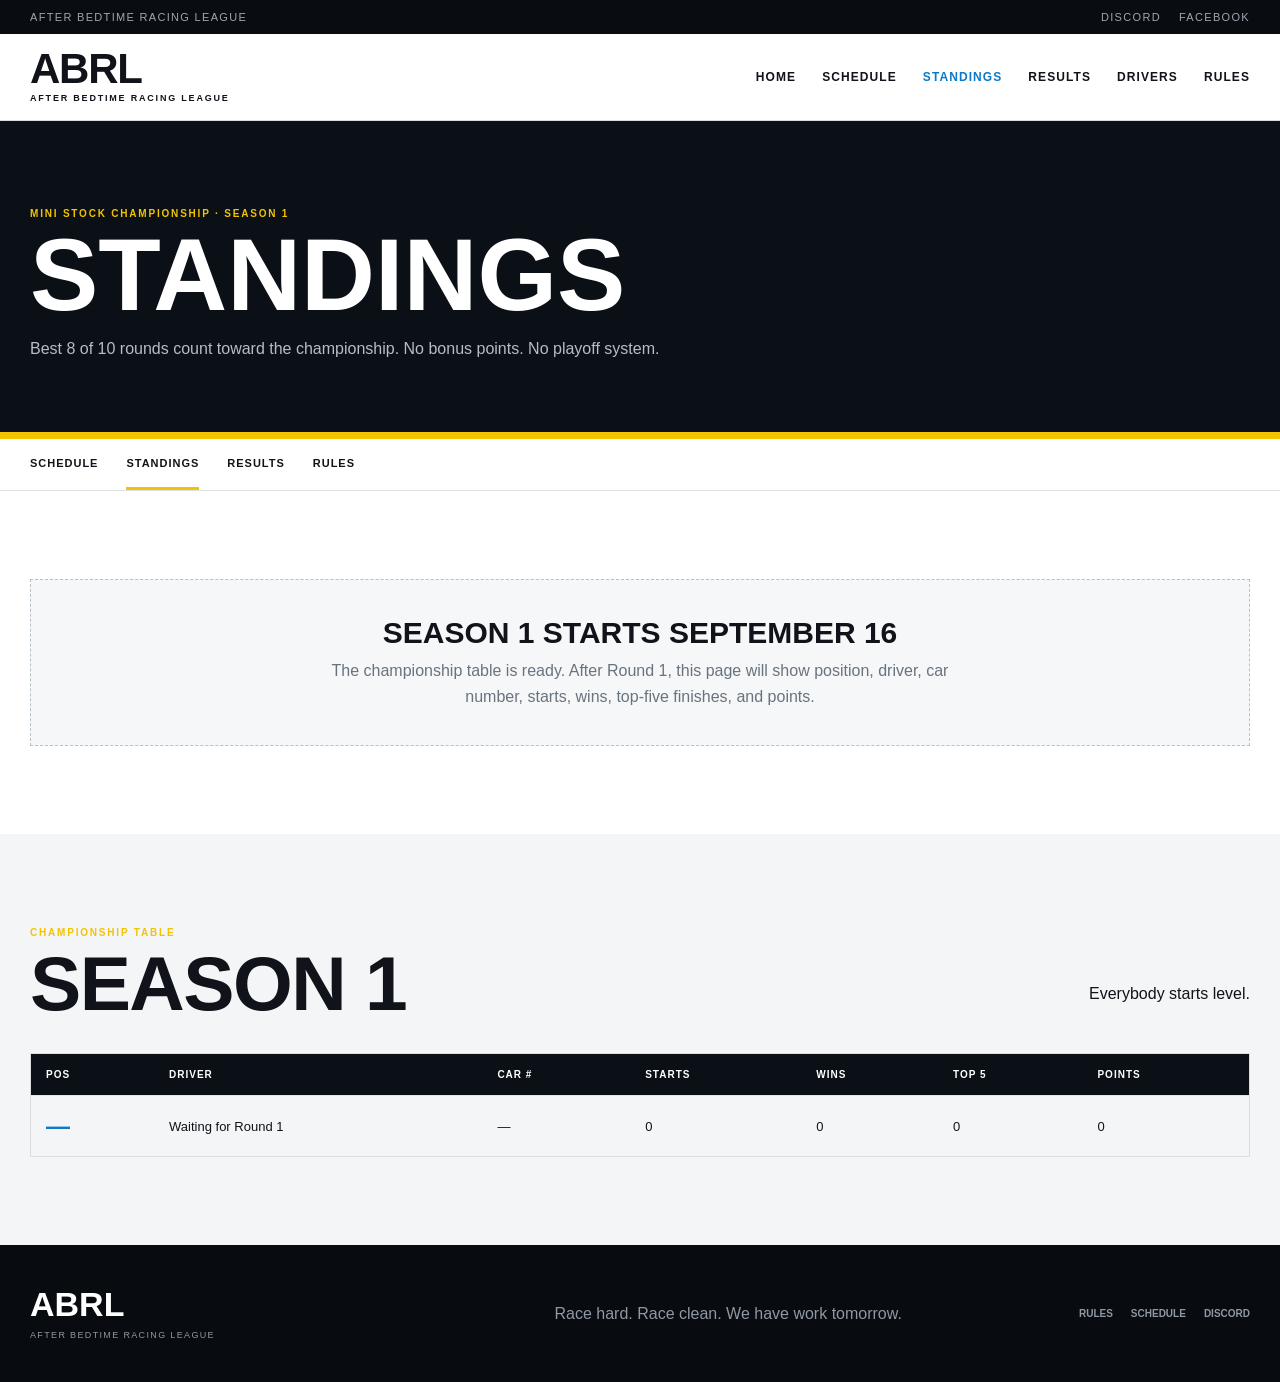
<file: standings.html>
<!doctype html><html lang="en"><head><meta charset="utf-8"><meta name="viewport" content="width=device-width,initial-scale=1"><meta name="theme-color" content="#0a0d12"><title>Standings | ABRL</title><link rel="stylesheet" href="css/racing.css"></head><body><header class="site-header"><div class="topbar"><div class="shell topbar-inner"><span>AFTER BEDTIME RACING LEAGUE</span><div class="top-links"><a href="https://discord.gg/8dRGDX4Tr" target="_blank">Discord</a><a href="https://www.facebook.com/groups/afterbedtimeracingleague" target="_blank">Facebook</a></div></div></div><div class="nav-wrap"><div class="shell nav-inner"><a class="logo" href="index.html"><b>ABRL</b><small>After Bedtime Racing League</small></a><button class="menu-btn">Menu</button><nav class="main-nav"><a href="index.html">Home</a><a href="schedule.html">Schedule</a><a class="active" href="standings.html">Standings</a><a href="results.html">Results</a><a href="drivers.html">Drivers</a><a href="rules.html">Rules</a></nav></div></div></header><main><section class="page-banner"><div class="shell"><span class="section-label">Mini Stock Championship · Season 1</span><h1>Standings</h1><p>Best 8 of 10 rounds count toward the championship. No bonus points. No playoff system.</p></div></section><div class="page-tabs"><div class="shell"><a href="schedule.html">Schedule</a><a class="active" href="standings.html">Standings</a><a href="results.html">Results</a><a href="rules.html">Rules</a></div></div><section class="section-pad"><div class="shell"><div class="empty-panel"><h3>Season 1 starts September 16</h3><p>The championship table is ready. After Round 1, this page will show position, driver, car number, starts, wins, top-five finishes, and points.</p></div></div></section><section class="section-pad alt"><div class="shell"><div class="section-heading"><div><span class="section-label">Championship Table</span><h2>Season 1</h2></div><p>Everybody starts level.</p></div><div class="table-card"><table class="data-table"><thead><tr><th>Pos</th><th>Driver</th><th>Car #</th><th>Starts</th><th>Wins</th><th>Top 5</th><th>Points</th></tr></thead><tbody><tr><td class="pos">—</td><td>Waiting for Round 1</td><td>—</td><td>0</td><td>0</td><td>0</td><td>0</td></tr></tbody></table></div></div></section></main><footer><div class="shell footer-grid"><div class="footer-logo"><b>ABRL</b><span>After Bedtime Racing League</span></div><div>Race hard. Race clean. We have work tomorrow.</div><div class="footer-links"><a href="rules.html">Rules</a><a href="schedule.html">Schedule</a><a href="https://discord.gg/8dRGDX4Tr" target="_blank">Discord</a></div></div></footer><script>const btn=document.querySelector('.menu-btn');const nav=document.querySelector('.main-nav');btn?.addEventListener('click',()=>nav.classList.toggle('open'));</script></body></html>
</file>
<file: css/racing.css>
*{box-sizing:border-box}html{scroll-behavior:smooth}body{margin:0;font-family:Arial,Helvetica,sans-serif;background:#fff;color:#101319}a{text-decoration:none;color:inherit}.shell{width:min(1220px,calc(100% - 36px));margin:0 auto}.topbar{background:#090c11;color:#9fa7b1;font-size:11px;text-transform:uppercase;letter-spacing:.12em}.topbar-inner{min-height:34px;display:flex;justify-content:space-between;align-items:center}.top-links{display:flex;gap:18px}.top-links a:hover{color:#fff}.nav-wrap{background:#fff;border-bottom:1px solid #d9dde2}.nav-inner{min-height:86px;display:flex;align-items:center;justify-content:space-between;gap:30px}.logo{display:flex;flex-direction:column;line-height:1}.logo b{font:900 42px/.85 Impact,Arial,sans-serif;letter-spacing:-.03em}.logo small{margin-top:8px;font-size:9px;font-weight:900;letter-spacing:.2em;text-transform:uppercase}.main-nav{display:flex;align-items:center;gap:26px}.main-nav a{font-size:12px;font-weight:900;text-transform:uppercase;letter-spacing:.09em}.main-nav a:hover,.main-nav a.active{color:#0d7ac7}.menu-btn{display:none;border:0;background:#111820;color:#fff;padding:11px 14px;font-weight:900;text-transform:uppercase}.hero{position:relative;min-height:650px;display:flex;align-items:end;overflow:hidden;background:#0c1016}.hero-image{position:absolute;inset:0;background:url('../phase1-preview/abrl-hero-night.jpg') center 38%/cover no-repeat;filter:saturate(.9) contrast(1.08)}.hero-overlay{position:absolute;inset:0;background:linear-gradient(90deg,rgba(6,9,13,.93) 0%,rgba(6,9,13,.67) 40%,rgba(6,9,13,.18) 73%),linear-gradient(0deg,rgba(6,9,13,.65),transparent 42%)}.hero-content{position:relative;z-index:2;padding:80px 0 72px}.hero-copy{max-width:720px}.eyebrow,.section-label{display:inline-block;font-size:10px;font-weight:900;letter-spacing:.18em;text-transform:uppercase;color:#f2c400}.hero h1{margin:16px 0 18px;color:#fff;font:900 clamp(70px,10vw,136px)/.82 Impact,Arial,sans-serif;text-transform:uppercase;letter-spacing:-.035em}.hero h1 em{font-style:normal;color:#f2c400}.hero p{max-width:650px;color:#d6dae0;font-size:17px;line-height:1.65}.hero-actions,.join-actions{display:flex;gap:12px;flex-wrap:wrap;margin-top:28px}.btn{min-height:50px;display:inline-flex;align-items:center;justify-content:center;padding:0 20px;font-size:11px;font-weight:900;text-transform:uppercase;letter-spacing:.1em}.btn.light{background:#fff;color:#111}.btn.ghost{border:1px solid #fff;color:#fff;background:rgba(0,0,0,.18)}.btn.dark{background:#0b1016;color:#fff}.btn.outline-dark{border:1px solid #111820}.race-strip{background:#f2c400;border-bottom:1px solid #d0aa00}.race-strip-grid{display:grid;grid-template-columns:2fr repeat(3,1fr) auto;align-items:stretch}.race-title,.race-stat,.race-link{padding:18px 20px;border-right:1px solid rgba(0,0,0,.16)}.race-title span,.race-stat span{display:block;font-size:9px;text-transform:uppercase;font-weight:900;letter-spacing:.12em;opacity:.68}.race-title strong,.race-stat strong{display:block;margin-top:4px;font-size:14px;text-transform:uppercase}.race-title small{display:block;margin-top:4px;font-size:11px}.race-link{display:flex;align-items:center;font-size:11px;font-weight:900;text-transform:uppercase}.section-pad{padding:88px 0}.intro-grid{display:grid;grid-template-columns:.9fr 1.1fr;gap:70px}.intro h2,.section-heading h2,.join h2{margin:8px 0 0;font:900 clamp(46px,6vw,80px)/.92 Impact,Arial,sans-serif;text-transform:uppercase;letter-spacing:-.02em}.intro-copy p{font-size:16px;line-height:1.75;color:#525b66;margin-top:0}.text-link{display:inline-block;margin-top:12px;font-size:11px;font-weight:900;text-transform:uppercase;letter-spacing:.08em;border-bottom:2px solid #f2c400;padding-bottom:4px}.alt{background:#f3f5f7}.section-heading{display:flex;justify-content:space-between;align-items:end;gap:30px;margin-bottom:34px}.news-grid{display:grid;grid-template-columns:1.4fr .8fr .8fr;gap:18px}.news-card{background:#fff;border:1px solid #dfe3e7}.news-image{height:210px;background:#111}.featured .news-image{height:320px}.news-image.poster{background:url('../assets/abrl-flyer.jpg') center/cover}.news-image.season{background:linear-gradient(135deg,#07131e,#0f6fa9)}.news-image.rules{background:linear-gradient(135deg,#1b1b1b,#4a4a4a)}.news-body{padding:22px}.news-body .date{font-size:9px;text-transform:uppercase;letter-spacing:.14em;color:#7a838d;font-weight:900}.news-body h3{font:900 26px/1 Impact,Arial;text-transform:uppercase;margin:12px 0}.featured .news-body h3{font-size:34px}.news-body p{color:#5d6670;font-size:13px;line-height:1.6}.news-body a{font-size:10px;font-weight:900;text-transform:uppercase}.championship{background:#0b1016;color:#fff}.section-heading.inverse p{color:#aab2bc}.series-card{display:grid;grid-template-columns:110px 1fr 70px;align-items:center;border-top:1px solid #353c45;border-bottom:1px solid #353c45;padding:28px 0}.series-card:hover{background:#111820}.series-number{font:900 52px Impact,Arial;color:#f2c400}.series-main span{font-size:10px;text-transform:uppercase;letter-spacing:.14em;color:#8c96a0}.series-main h3{font:900 44px Impact,Arial;text-transform:uppercase;margin:5px 0}.series-main p{margin:0;color:#aab2bc}.series-arrow{font-size:44px;text-align:right}.status-grid{display:grid;grid-template-columns:repeat(3,1fr);border-top:1px solid #dce1e5;border-bottom:1px solid #dce1e5}.status-block{padding:30px;border-right:1px solid #dce1e5}.status-block:last-child{border-right:0}.status-block strong{display:block;margin-top:10px;font:900 44px Impact,Arial;text-transform:uppercase}.status-block p{color:#68717c;font-size:13px;line-height:1.5}.join{background:#f2c400}.join-grid{display:grid;grid-template-columns:1fr auto;align-items:center;gap:40px}.join p{max-width:680px;font-size:16px}.join .section-label{color:#0b1016}footer{background:#080b10;color:#8f98a4;padding:40px 0}.footer-grid{display:grid;grid-template-columns:1fr 1fr auto;gap:30px;align-items:center}.footer-logo b{display:block;color:#fff;font:900 34px Impact,Arial}.footer-logo span{font-size:9px;text-transform:uppercase;letter-spacing:.15em}.footer-links{display:flex;gap:18px;font-size:10px;font-weight:900;text-transform:uppercase}
/* interior pages */.page-banner{background:#0b1016;color:#fff;padding:82px 0 54px;border-bottom:7px solid #f2c400}.page-banner h1{margin:10px 0 10px;font:900 clamp(58px,8vw,108px)/.86 Impact,Arial;text-transform:uppercase}.page-banner p{max-width:700px;color:#b5bdc6;font-size:16px;line-height:1.7}.page-tabs{background:#fff;border-bottom:1px solid #dce1e6}.page-tabs .shell{display:flex;gap:28px;overflow:auto}.page-tabs a{padding:18px 0;font-size:11px;font-weight:900;text-transform:uppercase;letter-spacing:.09em;border-bottom:3px solid transparent}.page-tabs a.active{border-bottom-color:#f2c400}.schedule-list{border-top:1px solid #d8dde2}.schedule-row{display:grid;grid-template-columns:88px 1.4fr .9fr .7fr;gap:20px;align-items:center;padding:24px 0;border-bottom:1px solid #d8dde2}.schedule-row .round-no{font:900 38px Impact,Arial;color:#0d7ac7}.schedule-row h3{margin:0;font:900 28px Impact,Arial;text-transform:uppercase}.schedule-row p,.schedule-row span{margin:5px 0 0;color:#6c7580;font-size:12px}.schedule-row .race-name{font-weight:900;text-transform:uppercase;color:#101319}.pitboard{background:#0b1016;color:#fff}.pit-grid{display:grid;grid-template-columns:repeat(4,1fr);border-top:1px solid #333a43;border-bottom:1px solid #333a43}.pit-item{padding:26px;border-right:1px solid #333a43}.pit-item:last-child{border-right:0}.pit-item small{display:block;color:#8f98a4;font-size:9px;text-transform:uppercase;letter-spacing:.13em}.pit-item strong{display:block;margin-top:7px;font:900 28px Impact,Arial;text-transform:uppercase}.rule-grid{display:grid;grid-template-columns:repeat(2,1fr);gap:18px}.rule-card{border-top:5px solid #0d7ac7;background:#f4f6f8;padding:28px}.rule-card:nth-child(even){border-top-color:#f2c400}.rule-card h3{margin:0 0 12px;font:900 26px Impact,Arial;text-transform:uppercase}.rule-card p,.rule-card li{color:#5b6570;font-size:14px;line-height:1.7}.table-card{overflow:auto;border:1px solid #d9dee3}.data-table{width:100%;border-collapse:collapse;min-width:760px}.data-table th{background:#0b1016;color:#fff;text-align:left;padding:15px;font-size:10px;text-transform:uppercase;letter-spacing:.1em}.data-table td{padding:16px 15px;border-top:1px solid #e1e5e9;font-size:13px}.data-table .pos{font:900 24px Impact,Arial;color:#0d7ac7}.empty-panel{padding:36px;border:1px dashed #b8c0c8;background:#f5f7f8;text-align:center}.empty-panel h3{margin:0 0 8px;font:900 30px Impact,Arial;text-transform:uppercase}.empty-panel p{margin:0 auto;color:#69737e;max-width:650px;line-height:1.6}.results-list{display:grid;gap:14px}.result-row{display:grid;grid-template-columns:110px 1fr auto;gap:18px;align-items:center;border:1px solid #dce1e5;background:#fff;padding:20px}.result-row .round-no{font:900 36px Impact,Arial;color:#f2c400}.result-row h3{margin:0;font:900 25px Impact,Arial;text-transform:uppercase}.result-row p{margin:5px 0 0;color:#69727c;font-size:12px}.result-row .winner{font-weight:900;text-transform:uppercase}.drivers-grid{display:grid;grid-template-columns:repeat(3,1fr);gap:18px}.driver-card-new{border:1px solid #dce1e5;background:#fff;overflow:hidden}.driver-card-new img{width:100%;height:260px;object-fit:cover;background:#111}.driver-card-body{padding:22px}.driver-number{font:900 42px Impact,Arial;color:#0d7ac7}.driver-card-body h3{margin:4px 0 6px;font:900 28px Impact,Arial;text-transform:uppercase}.driver-meta{font-size:12px;color:#68717b;text-transform:uppercase;letter-spacing:.06em}.driver-quote{margin-top:16px;padding-top:14px;border-top:1px solid #e0e4e8;font-style:italic;color:#4d5660}
@media(max-width:900px){.main-nav{display:none;position:absolute;top:120px;left:18px;right:18px;background:#fff;border:1px solid #ddd;padding:14px;z-index:30}.main-nav.open{display:flex;flex-direction:column;align-items:flex-start}.menu-btn{display:block}.race-strip-grid{grid-template-columns:1fr 1fr}.race-title{grid-column:1/-1}.race-link{grid-column:1/-1}.intro-grid,.join-grid{grid-template-columns:1fr}.news-grid{grid-template-columns:1fr 1fr}.featured{grid-column:1/-1}.status-grid{grid-template-columns:1fr}.status-block{border-right:0;border-bottom:1px solid #dce1e5}.footer-grid{grid-template-columns:1fr}.schedule-row{grid-template-columns:70px 1fr}.schedule-row>:nth-child(3),.schedule-row>:nth-child(4){grid-column:2}.pit-grid,.rule-grid,.drivers-grid{grid-template-columns:1fr 1fr}.result-row{grid-template-columns:80px 1fr}.result-row .winner{grid-column:2}}@media(max-width:620px){.hero{min-height:560px}.hero-content{padding:62px 0 54px}.hero h1{font-size:64px}.race-strip-grid,.news-grid{grid-template-columns:1fr}.race-title,.race-stat,.race-link{grid-column:auto}.section-pad{padding:64px 0}.section-heading{align-items:flex-start;flex-direction:column}.series-card{grid-template-columns:70px 1fr 40px}.series-main h3{font-size:32px}.featured .news-image,.news-image{height:240px}.pit-grid,.rule-grid,.drivers-grid{grid-template-columns:1fr}.page-banner{padding-top:64px}.schedule-row{grid-template-columns:58px 1fr}.schedule-row h3{font-size:23px}}
</file>
<file: phase1-preview/phase1.css>
*{box-sizing:border-box}html{scroll-behavior:smooth}body{margin:0;font-family:Arial,Helvetica,sans-serif;background:#fff;color:#101319}a{text-decoration:none;color:inherit}.shell{width:min(1220px,calc(100% - 36px));margin:0 auto}.topbar{background:#090c11;color:#9fa7b1;font-size:11px;text-transform:uppercase;letter-spacing:.12em}.topbar-inner{min-height:34px;display:flex;justify-content:space-between;align-items:center}.top-links{display:flex;gap:18px}.top-links a:hover{color:#fff}.nav-wrap{background:#fff;border-bottom:1px solid #d9dde2}.nav-inner{min-height:86px;display:flex;align-items:center;justify-content:space-between;gap:30px}.logo{display:flex;flex-direction:column;line-height:1}.logo b{font:900 42px/.85 Impact,Arial,sans-serif;letter-spacing:-.03em}.logo small{margin-top:8px;font-size:9px;font-weight:900;letter-spacing:.2em;text-transform:uppercase}.main-nav{display:flex;align-items:center;gap:26px}.main-nav a{font-size:12px;font-weight:900;text-transform:uppercase;letter-spacing:.09em}.main-nav a:hover{color:#0d7ac7}.menu-btn{display:none;border:0;background:#111820;color:#fff;padding:11px 14px;font-weight:900;text-transform:uppercase}.hero{position:relative;min-height:650px;display:flex;align-items:end;overflow:hidden;background:#0c1016}.hero-image{position:absolute;inset:0;background:url('abrl-hero-night.jpg') center 38%/cover no-repeat;filter:saturate(.9) contrast(1.08)}.hero-overlay{position:absolute;inset:0;background:linear-gradient(90deg,rgba(6,9,13,.93) 0%,rgba(6,9,13,.67) 40%,rgba(6,9,13,.18) 73%),linear-gradient(0deg,rgba(6,9,13,.65),transparent 42%)}.hero-content{position:relative;z-index:2;padding:80px 0 72px}.hero-copy{max-width:720px}.eyebrow,.section-label{display:inline-block;font-size:10px;font-weight:900;letter-spacing:.18em;text-transform:uppercase;color:#f2c400}.hero h1{margin:16px 0 18px;color:#fff;font:900 clamp(70px,10vw,136px)/.82 Impact,Arial,sans-serif;text-transform:uppercase;letter-spacing:-.035em}.hero h1 em{font-style:normal;color:#f2c400}.hero p{max-width:650px;color:#d6dae0;font-size:17px;line-height:1.65}.hero-actions,.join-actions{display:flex;gap:12px;flex-wrap:wrap;margin-top:28px}.btn{min-height:50px;display:inline-flex;align-items:center;justify-content:center;padding:0 20px;font-size:11px;font-weight:900;text-transform:uppercase;letter-spacing:.1em}.btn.light{background:#fff;color:#111}.btn.ghost{border:1px solid #fff;color:#fff;background:rgba(0,0,0,.18)}.btn.dark{background:#0b1016;color:#fff}.btn.outline-dark{border:1px solid #111820}.race-strip{background:#f2c400;border-bottom:1px solid #d0aa00}.race-strip-grid{display:grid;grid-template-columns:2fr repeat(3,1fr) auto;align-items:stretch}.race-title,.race-stat,.race-link{padding:18px 20px;border-right:1px solid rgba(0,0,0,.16)}.race-title span,.race-stat span{display:block;font-size:9px;text-transform:uppercase;font-weight:900;letter-spacing:.12em;opacity:.68}.race-title strong,.race-stat strong{display:block;margin-top:4px;font-size:14px;text-transform:uppercase}.race-title small{display:block;margin-top:4px;font-size:11px}.race-link{display:flex;align-items:center;font-size:11px;font-weight:900;text-transform:uppercase}.section-pad{padding:88px 0}.intro-grid{display:grid;grid-template-columns:.9fr 1.1fr;gap:70px}.intro h2,.section-heading h2,.join h2{margin:8px 0 0;font:900 clamp(46px,6vw,80px)/.92 Impact,Arial,sans-serif;text-transform:uppercase;letter-spacing:-.02em}.intro-copy p{font-size:16px;line-height:1.75;color:#525b66;margin-top:0}.text-link{display:inline-block;margin-top:12px;font-size:11px;font-weight:900;text-transform:uppercase;letter-spacing:.08em;border-bottom:2px solid #f2c400;padding-bottom:4px}.alt{background:#f3f5f7}.section-heading{display:flex;justify-content:space-between;align-items:end;gap:30px;margin-bottom:34px}.news-grid{display:grid;grid-template-columns:1.4fr .8fr .8fr;gap:18px}.news-card{background:#fff;border:1px solid #dfe3e7}.news-image{height:210px;background:#111}.featured .news-image{height:320px}.news-image.poster{background:url('../assets/abrl-flyer.jpg') center/cover}.news-image.season{background:linear-gradient(135deg,#07131e,#0f6fa9)}.news-image.rules{background:linear-gradient(135deg,#1b1b1b,#4a4a4a)}.news-body{padding:22px}.news-body .date{font-size:9px;text-transform:uppercase;letter-spacing:.14em;color:#7a838d;font-weight:900}.news-body h3{font:900 26px/1 Impact,Arial;text-transform:uppercase;margin:12px 0}.featured .news-body h3{font-size:34px}.news-body p{color:#5d6670;font-size:13px;line-height:1.6}.news-body a{font-size:10px;font-weight:900;text-transform:uppercase}.championship{background:#0b1016;color:#fff}.section-heading.inverse p{color:#aab2bc}.series-card{display:grid;grid-template-columns:110px 1fr 70px;align-items:center;border-top:1px solid #353c45;border-bottom:1px solid #353c45;padding:28px 0}.series-card:hover{background:#111820}.series-number{font:900 52px Impact,Arial;color:#f2c400}.series-main span{font-size:10px;text-transform:uppercase;letter-spacing:.14em;color:#8c96a0}.series-main h3{font:900 44px Impact,Arial;text-transform:uppercase;margin:5px 0}.series-main p{margin:0;color:#aab2bc}.series-arrow{font-size:44px;text-align:right}.status-grid{display:grid;grid-template-columns:repeat(3,1fr);border-top:1px solid #dce1e5;border-bottom:1px solid #dce1e5}.status-block{padding:30px;border-right:1px solid #dce1e5}.status-block:last-child{border-right:0}.status-block strong{display:block;margin-top:10px;font:900 44px Impact,Arial;text-transform:uppercase}.status-block p{color:#68717c;font-size:13px;line-height:1.5}.join{background:#f2c400}.join-grid{display:grid;grid-template-columns:1fr auto;align-items:center;gap:40px}.join p{max-width:680px;font-size:16px}.join .section-label{color:#0b1016}footer{background:#080b10;color:#8f98a4;padding:40px 0}.footer-grid{display:grid;grid-template-columns:1fr 1fr auto;gap:30px;align-items:center}.footer-logo b{display:block;color:#fff;font:900 34px Impact,Arial}.footer-logo span{font-size:9px;text-transform:uppercase;letter-spacing:.15em}.footer-links{display:flex;gap:18px;font-size:10px;font-weight:900;text-transform:uppercase}@media(max-width:900px){.main-nav{display:none;position:absolute;top:120px;left:18px;right:18px;background:#fff;border:1px solid #ddd;padding:14px;z-index:30}.main-nav.open{display:flex;flex-direction:column;align-items:flex-start}.menu-btn{display:block}.race-strip-grid{grid-template-columns:1fr 1fr}.race-title{grid-column:1/-1}.race-link{grid-column:1/-1}.intro-grid,.join-grid{grid-template-columns:1fr}.news-grid{grid-template-columns:1fr 1fr}.featured{grid-column:1/-1}.status-grid{grid-template-columns:1fr}.status-block{border-right:0;border-bottom:1px solid #dce1e5}.footer-grid{grid-template-columns:1fr}}@media(max-width:620px){.hero{min-height:560px}.hero-content{padding:62px 0 54px}.hero h1{font-size:64px}.race-strip-grid,.news-grid{grid-template-columns:1fr}.race-title,.race-stat,.race-link{grid-column:auto}.section-pad{padding:64px 0}.section-heading{align-items:flex-start;flex-direction:column}.series-card{grid-template-columns:70px 1fr 40px}.series-main h3{font-size:32px}.featured .news-image,.news-image{height:240px}}
</file>
